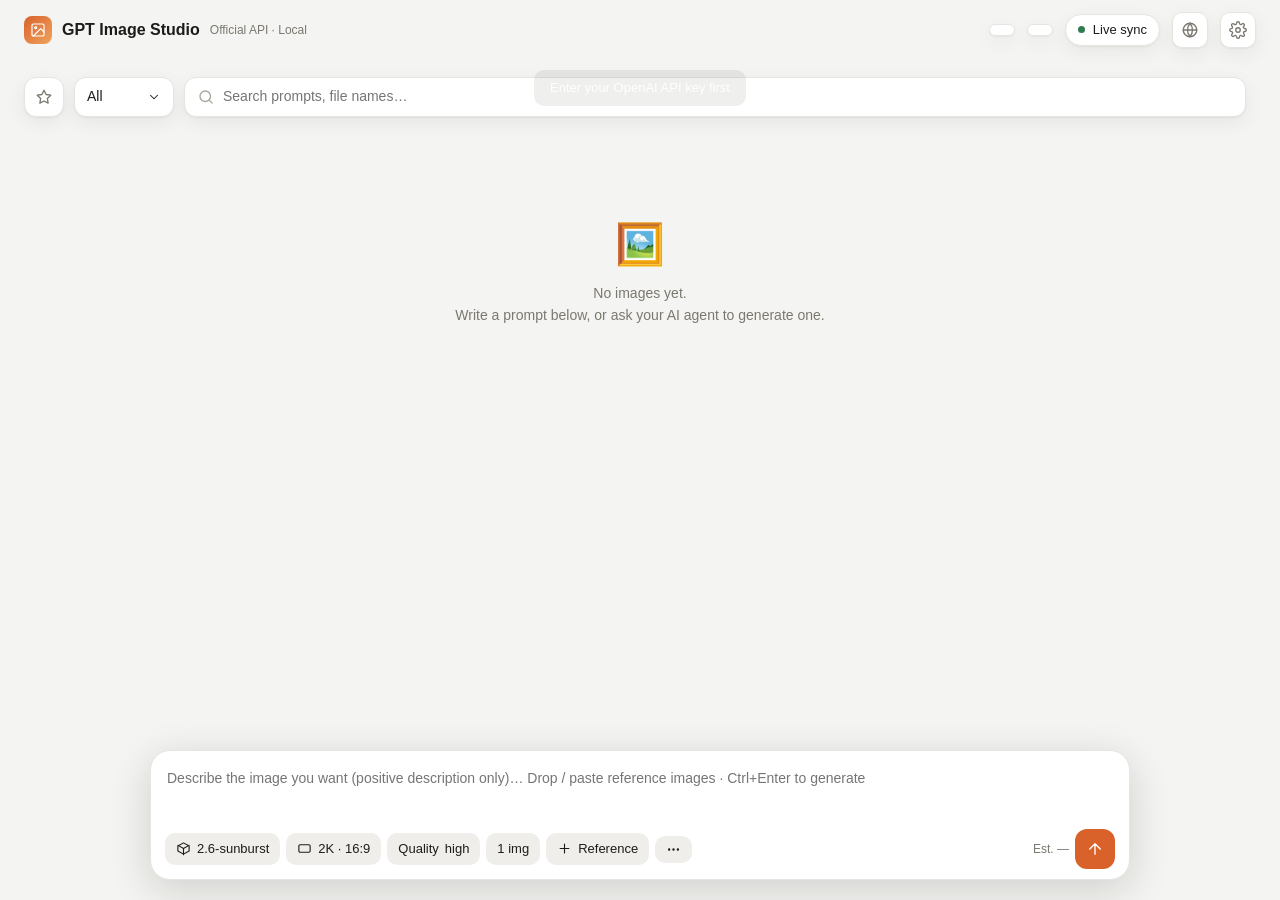
<file: index.html>
<!doctype html>
<html lang="en">
<head>
<meta charset="utf-8">
<title>GPT Image Studio</title>
<meta http-equiv="refresh" content="0; url=web/">
<link rel="canonical" href="web/">
</head>
<body><a href="web/">Open GPT Image Studio →</a></body>
</html>
</file>
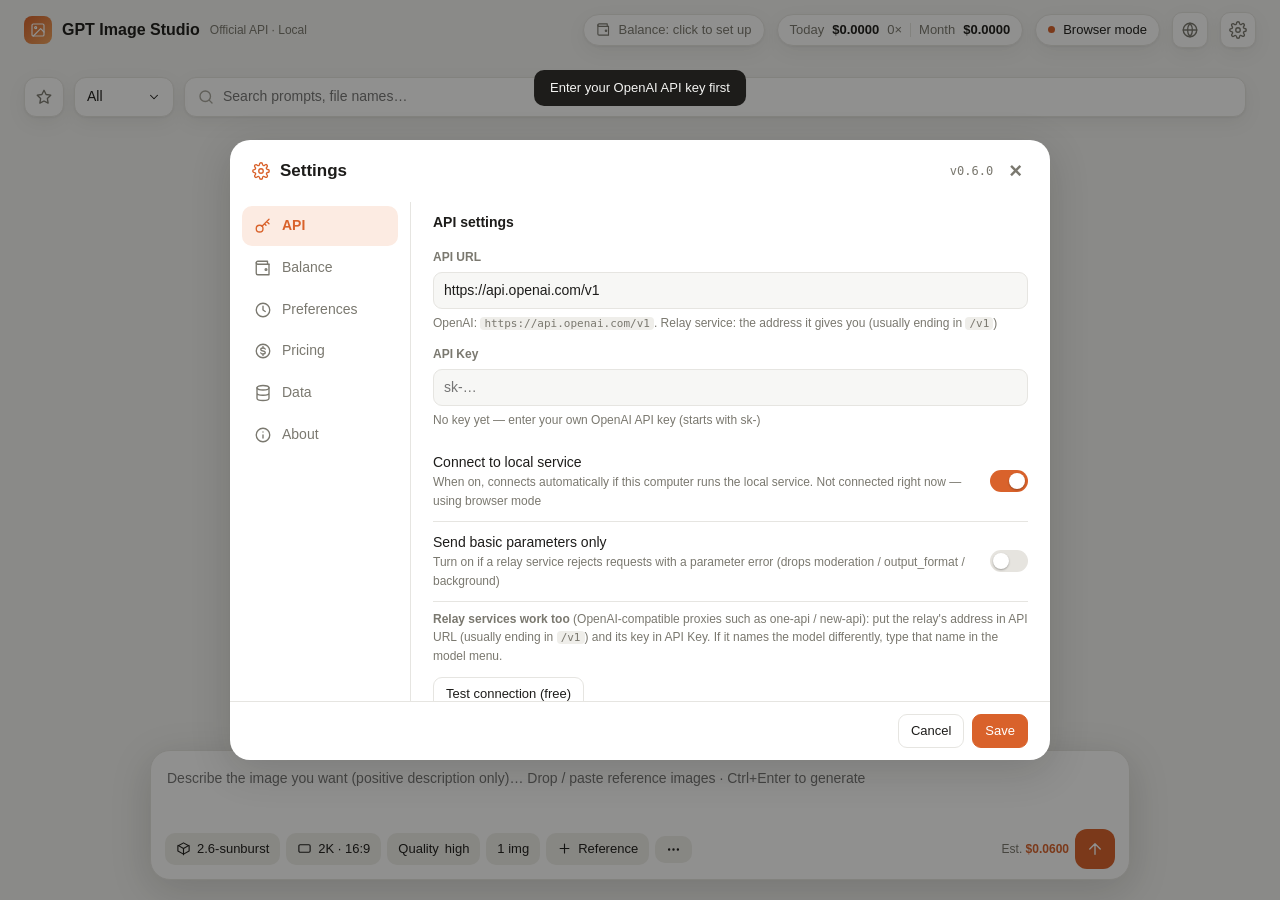
<file: web/index.html>
<!doctype html>
<html lang="en">
<head>
<meta charset="utf-8">
<meta name="viewport" content="width=device-width, initial-scale=1">
<title>GPT Image Studio</title>
<style>
:root{
  --bg:#f4f4f2; --panel:#ffffff; --panel-2:#f7f7f5; --line:#e6e5e1; --text:#1d1c1a; --muted:#7a786f; --faint:#a8a69d;
  --accent:#d9622b; --accent-2:#c4521f; --accent-soft:#fcebe2; --chip:#efeeea; --chip-h:#e6e4df;
  --ok:#2f7d50; --ok-soft:#e3f2e8; --warn:#b7791f; --warn-soft:#fbf0dc; --danger:#c0392b; --danger-soft:#fbe5e2;
  --shadow:0 1px 2px rgba(20,20,10,.05),0 6px 20px rgba(20,20,10,.06);
  --shadow-lg:0 10px 40px rgba(20,20,10,.16);
  --r:14px;
}
@media (prefers-color-scheme:dark){
  :root{--bg:#151513; --panel:#201f1d; --panel-2:#1a1918; --line:#33322e; --text:#ecebe6; --muted:#9c9a91; --faint:#6f6d66;
    --accent:#ee7d47; --accent-2:#f69564; --accent-soft:#3b281e; --chip:#2b2a27; --chip-h:#353430;
    --ok:#6cc18c; --ok-soft:#1d3125; --warn:#e3b05c; --warn-soft:#3a2f1c; --danger:#e8786b; --danger-soft:#3c211e;
    --shadow:0 1px 2px rgba(0,0,0,.35),0 6px 20px rgba(0,0,0,.3); --shadow-lg:0 10px 40px rgba(0,0,0,.5);}
}
*{box-sizing:border-box}
html,body{margin:0;background:var(--bg);color:var(--text);
  font:14px/1.55 -apple-system,"Segoe UI","Microsoft YaHei UI","PingFang SC",sans-serif;-webkit-font-smoothing:antialiased}
button,input,select,textarea{font:inherit;color:inherit}
button{cursor:pointer}
svg{flex:none}
.ic{width:18px;height:18px;stroke:currentColor;fill:none;stroke-width:1.8;stroke-linecap:round;stroke-linejoin:round}

/* 顶栏 */
.top{position:sticky;top:0;z-index:20;background:color-mix(in srgb,var(--bg) 88%,transparent);backdrop-filter:blur(10px);
  border-bottom:1px solid transparent}
.top.scrolled{border-bottom-color:var(--line)}
.top-in{max-width:1400px;margin:0 auto;padding:12px 24px;display:flex;align-items:center;gap:12px}
.brand{display:flex;align-items:center;gap:10px;font-weight:700;font-size:16px;margin-right:auto;white-space:nowrap}
.brand .logo{width:28px;height:28px;border-radius:8px;background:linear-gradient(135deg,var(--accent),#f0a35e);display:grid;place-items:center;color:#fff}
.brand small{font-weight:400;color:var(--muted);font-size:12px}
.pill{display:flex;align-items:center;gap:8px;background:var(--panel);border:1px solid var(--line);border-radius:999px;
  padding:5px 12px;font-size:13px;white-space:nowrap;box-shadow:var(--shadow)}
.pill b{font-variant-numeric:tabular-nums}
.pill .sep{width:1px;height:14px;background:var(--line)}
.pill.low{border-color:var(--warn);background:var(--warn-soft)}
.pill.click{cursor:pointer}
.pill.click:hover{border-color:var(--accent)}
.muted{color:var(--muted)}
.dot{width:7px;height:7px;border-radius:50%;background:var(--ok);display:inline-block}
.dot.off{background:var(--danger)}
.iconbtn{width:36px;height:36px;border-radius:10px;border:1px solid var(--line);background:var(--panel);display:grid;place-items:center;
  color:var(--muted);box-shadow:var(--shadow)}
.iconbtn:hover{color:var(--accent);border-color:var(--accent)}
@media (max-width:760px){.brand small,.hide-sm{display:none}.top-in{padding:10px 14px}}

/* 主区 */
.wrap{max-width:1400px;margin:0 auto;padding:8px 24px 260px}
@media (max-width:760px){.wrap{padding:8px 14px 300px}}
.toolbar{display:flex;gap:10px;align-items:center;margin:8px 0 16px}
.search{flex:1;display:flex;align-items:center;gap:8px;background:var(--panel);border:1px solid var(--line);border-radius:12px;padding:0 12px;box-shadow:var(--shadow)}
.search input{flex:1;border:0;background:transparent;outline:none;padding:9px 0}
.stats{font-size:12px;color:var(--muted);white-space:nowrap}

.jobs{display:flex;flex-direction:column;gap:10px;margin-bottom:16px}
.jobs:empty{display:none}
.job{display:flex;gap:12px;align-items:center;background:var(--accent-soft);border:1px solid var(--accent);border-radius:12px;padding:12px 14px}
.job .who{font-weight:700;color:var(--accent);white-space:nowrap}
.job .what{flex:1;min-width:0;font-size:13px}
.job .what div{white-space:nowrap;overflow:hidden;text-overflow:ellipsis;color:var(--muted)}
.job .sec{font-variant-numeric:tabular-nums;color:var(--accent);font-weight:700}
.spin{width:16px;height:16px;border:2px solid color-mix(in srgb,var(--accent) 25%,transparent);border-top-color:var(--accent);border-radius:50%;animation:spin .8s linear infinite;flex:none}
.spin.w{border-color:rgba(255,255,255,.35);border-top-color:#fff}
@keyframes spin{to{transform:rotate(360deg)}}

.gallery{display:grid;grid-template-columns:repeat(auto-fill,minmax(420px,1fr));gap:16px}
@media (max-width:520px){.gallery{grid-template-columns:1fr}}
.card{background:var(--panel);border:1px solid var(--line);border-radius:var(--r);overflow:hidden;box-shadow:var(--shadow);
  display:grid;grid-template-columns:42% 1fr;height:200px;transition:transform .15s,box-shadow .15s}
.card:hover{transform:translateY(-2px);box-shadow:var(--shadow-lg)}
.card.new{animation:pop .9s ease-out}
@keyframes pop{0%{box-shadow:0 0 0 3px var(--accent)}100%{box-shadow:var(--shadow)}}
.card .imgs{position:relative;background:var(--chip);cursor:zoom-in;overflow:hidden}
.card .imgs img{width:100%;height:100%;object-fit:cover;display:block;transition:transform .25s}
.card:hover .imgs img{transform:scale(1.03)}
.badges{position:absolute;top:8px;left:8px;display:flex;gap:4px;flex-wrap:wrap;max-width:calc(100% - 16px)}
.badge{background:rgba(0,0,0,.62);color:#fff;font:600 11px/1.6 ui-monospace,Consolas,monospace;border-radius:6px;padding:0 6px;backdrop-filter:blur(4px)}
.card .count{position:absolute;bottom:8px;right:8px}
.card .body{padding:12px 14px 10px;display:flex;flex-direction:column;gap:8px;min-width:0}
.card .p{font-size:13.5px;line-height:1.6;display:-webkit-box;-webkit-line-clamp:3;-webkit-box-orient:vertical;overflow:hidden}
.tags{display:flex;gap:5px;align-items:center;overflow:hidden;flex-wrap:nowrap}
.tag{font-size:11.5px;background:var(--chip);border-radius:6px;padding:1px 7px;color:var(--muted);white-space:nowrap;flex:none}
.tag.cost{background:var(--accent-soft);color:var(--accent);font-weight:600}
.tag.fail{background:var(--danger-soft);color:var(--danger);font-weight:600}
.acts{display:flex;gap:2px;justify-content:flex-end;margin-top:auto;align-items:center}
.acts .t{margin-right:auto;font-size:11.5px;color:var(--faint)}
.acts button{border:0;background:transparent;color:var(--faint);width:30px;height:30px;border-radius:8px;display:grid;place-items:center}
.acts button:hover{background:var(--chip);color:var(--accent)}
.acts button.del:hover{color:var(--danger);background:var(--danger-soft)}
.acts button.fav-on{color:#f5b301}
.acts button.fav-on svg{fill:#f5b301}
.card.running{border-color:var(--accent)}
.card.running .imgs{display:grid;place-items:center;cursor:default;background:var(--accent-soft)}
.card.running .sec{font:700 20px ui-monospace,Consolas,monospace;color:var(--accent);margin-top:8px}
.card.failed .imgs{display:grid;place-items:center;cursor:default;background:var(--danger-soft);color:var(--danger);font-size:28px}
.errtxt{font-size:12px;color:var(--danger);display:-webkit-box;-webkit-line-clamp:2;-webkit-box-orient:vertical;overflow:hidden}
/* 筛选 */
.fbtn{width:40px;height:40px;border-radius:12px;border:1px solid var(--line);background:var(--panel);display:grid;place-items:center;color:var(--muted);box-shadow:var(--shadow);flex:none}
.fbtn:hover{color:#f5b301}
.fbtn.on{color:#f5b301;border-color:#f5b301;background:color-mix(in srgb,#f5b301 12%,var(--panel))}
.fbtn.on svg{fill:#f5b301}
.dd{position:relative;flex:none}
.ddbtn{height:40px;display:flex;align-items:center;gap:8px;padding:0 12px;border-radius:12px;border:1px solid var(--line);background:var(--panel);box-shadow:var(--shadow);min-width:100px;justify-content:space-between}
.ddmenu{position:absolute;top:calc(100% + 6px);left:0;background:var(--panel);border:1px solid var(--line);border-radius:12px;box-shadow:var(--shadow-lg);padding:6px;min-width:130px;display:none;z-index:25}
.ddmenu.open{display:block}
.ddmenu div{padding:7px 10px;border-radius:8px;cursor:pointer;display:flex;justify-content:space-between;gap:12px}
.ddmenu div:hover{background:var(--chip)}
.ddmenu div.on{color:var(--accent);font-weight:600}
.ddmenu small{color:var(--muted);font-weight:400}
.search{height:40px}
.empty{text-align:center;color:var(--muted);padding:80px 20px}
.empty .big{font-size:40px;margin-bottom:8px}

/* 底部输入框 */
.composer{position:fixed;left:50%;bottom:20px;transform:translateX(-50%);width:min(980px,calc(100% - 32px));z-index:30;
  background:var(--panel);border:1px solid var(--line);border-radius:20px;box-shadow:var(--shadow-lg);padding:12px 14px 10px}
@media (max-width:760px){.composer{bottom:10px;width:calc(100% - 20px);padding:10px}}
.composer.drag{border-color:var(--accent);background:var(--accent-soft)}
.refs{display:flex;gap:8px;overflow-x:auto;padding-bottom:8px}
.refs:empty{display:none}
.ref{position:relative;width:56px;height:56px;border-radius:10px;overflow:hidden;border:1px solid var(--line);flex:none}
.ref img{width:100%;height:100%;object-fit:cover}
.ref button{position:absolute;top:2px;right:2px;width:18px;height:18px;border-radius:50%;border:0;background:rgba(0,0,0,.65);color:#fff;font-size:11px;line-height:18px;padding:0}
.ref.mask{outline:2px dashed var(--accent);outline-offset:-2px}
.composer textarea{width:100%;border:0;outline:none;resize:none;background:transparent;min-height:48px;max-height:40vh;padding:4px 2px;line-height:1.6}
.bar{display:flex;align-items:center;gap:6px;flex-wrap:wrap;margin-top:6px}
.ctl{position:relative}
.cbtn{display:flex;align-items:center;gap:6px;border:1px solid transparent;background:var(--chip);border-radius:10px;padding:5px 10px;font-size:13px;white-space:nowrap}
.cbtn:hover,.cbtn.open{background:var(--chip-h)}
.cbtn .ic{width:15px;height:15px}
.est{font-size:12px;color:var(--muted);margin-left:auto;white-space:nowrap}
.est b{color:var(--accent)}
.send{width:40px;height:40px;border-radius:12px;border:0;background:var(--accent);color:#fff;display:grid;place-items:center;flex:none}
.send:hover{background:var(--accent-2)}
.send:disabled{opacity:.55;cursor:wait}
.err{color:var(--danger);font-size:12px;margin-top:6px}
.err:empty{display:none}
.pop{position:absolute;bottom:calc(100% + 8px);left:0;background:var(--panel);border:1px solid var(--line);border-radius:14px;box-shadow:var(--shadow-lg);
  padding:12px;min-width:240px;display:none;z-index:40}
.pop.open{display:block}
.pop h4{margin:0 0 8px;font-size:12px;color:var(--muted);font-weight:600}
.chips{display:flex;flex-wrap:wrap;gap:6px}
.chip{border:1px solid transparent;background:var(--chip);border-radius:999px;padding:3px 11px;font-size:13px;user-select:none;cursor:pointer}
.chip:hover{background:var(--chip-h)}
.chip.on{background:var(--accent-soft);border-color:var(--accent);color:var(--accent);font-weight:600}
.pop .opt{display:flex;justify-content:space-between;gap:16px;padding:7px 10px;border-radius:8px;cursor:pointer;white-space:nowrap}
.pop .opt:hover{background:var(--chip)}
.pop .opt.on{color:var(--accent);font-weight:600}
.pop .opt small{color:var(--muted);font-weight:400}
.field{display:flex;flex-direction:column;gap:5px;margin-bottom:12px}
.field>label{font-size:12px;color:var(--muted);font-weight:600}
.inp,select.inp{width:100%;border:1px solid var(--line);border-radius:9px;padding:7px 10px;background:var(--panel-2);outline:none}
.inp:focus{border-color:var(--accent)}
select option{background:var(--panel)}
.hint{font-size:12px;color:var(--muted)}
.hint code{background:var(--chip);border-radius:4px;padding:0 4px;font-size:11px}

/* 灯箱 */
.lb{position:fixed;inset:0;background:rgba(10,10,8,.88);display:none;z-index:50;padding:20px;gap:20px}
.lb.open{display:flex}
.lb .pic{flex:1;display:flex;flex-direction:column;align-items:center;justify-content:center;gap:10px;min-width:0;min-height:0}
.lb .stage{user-select:none;-webkit-user-select:none;flex:1;width:100%;min-height:0;position:relative;overflow:hidden;display:flex;align-items:center;justify-content:center}
.lb .stage>img{max-width:100%;max-height:100%;border-radius:10px;object-fit:contain;transform-origin:center;cursor:zoom-in;user-select:none;-webkit-user-drag:none;touch-action:none}
.lb .stage canvas{position:absolute;inset:0;width:100%;height:100%;display:none;cursor:grab;touch-action:none}
.lb .stage.zoomed canvas{display:block}
.lb .stage.zoomed>img{visibility:hidden}
.lb .stage.dragging canvas{cursor:grabbing}
.lb .zoom{position:absolute;left:50%;bottom:12px;transform:translateX(-50%);background:rgba(0,0,0,.6);color:#fff;font-size:12px;padding:4px 10px;border-radius:99px;pointer-events:none;opacity:0;transition:opacity .2s}
.lb .stage.zoomed .zoom{opacity:1}
.lb .thumbs{display:flex;gap:8px}
.lb .thumbs img{width:54px;height:54px;object-fit:cover;border-radius:8px;opacity:.5;cursor:pointer;border:2px solid transparent}
.lb .thumbs img.on{opacity:1;border-color:var(--accent)}
.lb .info{width:360px;background:var(--panel);border-radius:16px;padding:18px;overflow:auto;max-height:calc(100vh - 40px);display:flex;flex-direction:column;gap:12px}
.lb .x{position:absolute;top:14px;right:18px;color:#fff;font-size:30px;background:none;border:0;line-height:1}
@media (max-width:860px){.lb.open{flex-direction:column;overflow:auto}.lb .info{width:auto;max-height:none}}
.kv{display:grid;grid-template-columns:auto 1fr;gap:4px 12px;font-size:13px}
.kv span{color:var(--muted)}
.kv b{font-weight:500;word-break:break-all}
.ptext{white-space:pre-wrap;background:var(--chip);border-radius:10px;padding:10px 12px;font-size:13px;line-height:1.65;max-height:40vh;overflow:auto}
.btns{display:flex;flex-wrap:wrap;gap:8px}
.btn{border:1px solid var(--line);background:var(--panel);border-radius:9px;padding:6px 12px;font-size:13px;display:inline-flex;align-items:center;gap:6px}
.btn:hover{border-color:var(--accent);color:var(--accent)}
.btn.pri{background:var(--accent);border-color:var(--accent);color:#fff}
.btn.pri:hover{background:var(--accent-2);color:#fff}

/* 设置 */
.modal{position:fixed;inset:0;background:rgba(10,10,8,.45);display:none;z-index:60;align-items:center;justify-content:center;padding:20px}
.modal.open{display:flex}
.dlg{background:var(--panel);border-radius:20px;box-shadow:var(--shadow-lg);width:min(820px,100%);height:min(620px,calc(100vh - 40px));display:flex;flex-direction:column;overflow:hidden}
.dlg-h{display:flex;align-items:center;gap:10px;padding:18px 22px;font-size:17px;font-weight:700}
.dlg-h .ver{margin-left:auto;font:12px monospace;color:var(--muted);font-weight:400}
.dlg-h .x{border:0;background:none;color:var(--muted);font-size:22px;line-height:1}
.dlg-b{flex:1;display:flex;min-height:0}
.nav{width:180px;padding:4px 12px;display:flex;flex-direction:column;gap:2px;flex:none}
.nav button{display:flex;align-items:center;gap:10px;border:0;background:none;padding:9px 12px;border-radius:10px;text-align:left;color:var(--muted)}
.nav button:hover{background:var(--chip)}
.nav button.on{background:var(--accent-soft);color:var(--accent);font-weight:600}
.pane{flex:1;overflow:auto;padding:4px 22px 22px;border-left:1px solid var(--line)}
.pane section{display:none}
.pane section.on{display:block}
.pane h3{font-size:14px;margin:6px 0 14px}
.grid2{display:grid;grid-template-columns:1fr 1fr;gap:0 14px}
.row{display:flex;gap:8px;align-items:center}
.switch{display:flex;align-items:center;justify-content:space-between;gap:16px;padding:10px 0;border-bottom:1px solid var(--line)}
.switch div small{display:block;color:var(--muted);font-size:12px}
.tg{width:38px;height:22px;border-radius:999px;background:var(--chip-h);position:relative;border:0;flex:none;transition:background .15s}
.tg::after{content:"";position:absolute;top:3px;left:3px;width:16px;height:16px;border-radius:50%;background:#fff;transition:left .15s;box-shadow:0 1px 2px rgba(0,0,0,.3)}
.tg.on{background:var(--accent)}
.tg.on::after{left:19px}
.msg{font-size:12px;padding:8px 10px;border-radius:9px;margin-top:8px}
.msg.ok{background:var(--ok-soft);color:var(--ok)}
.msg.bad{background:var(--danger-soft);color:var(--danger)}
.msg:empty{display:none}
.balbox{background:var(--panel-2);border:1px solid var(--line);border-radius:14px;padding:14px 16px;margin-bottom:16px;display:grid;grid-template-columns:repeat(3,1fr);gap:8px}
.balbox small{display:block;font-size:12px;color:var(--muted)}
.balbox b{font-size:18px;font-variant-numeric:tabular-nums}
.dlg-f{display:flex;justify-content:flex-end;gap:8px;padding:12px 22px;border-top:1px solid var(--line)}
@media (max-width:700px){.dlg{height:calc(100vh - 20px)}.dlg-b{flex-direction:column}.nav{width:auto;flex-direction:row;overflow-x:auto;padding:0 12px 8px}
  .nav button{white-space:nowrap}.pane{border-left:0;border-top:1px solid var(--line);padding-top:14px}.grid2{grid-template-columns:1fr}.balbox{grid-template-columns:1fr 1fr}}
body.mode-browser .local-only{display:none!important}
body.mode-local .browser-only{display:none!important}
.toast{position:fixed;top:70px;left:50%;transform:translateX(-50%);background:var(--text);color:var(--bg);padding:8px 16px;border-radius:10px;font-size:13px;z-index:80;opacity:0;transition:opacity .2s;pointer-events:none}
.toast.on{opacity:1}
</style>
<link rel="stylesheet" href="reference-picker.css">
</head>
<body>

<svg width="0" height="0" style="position:absolute">
  <symbol id="i-gear" viewBox="0 0 24 24"><circle cx="12" cy="12" r="3"/><path d="M19.4 15a1.7 1.7 0 0 0 .3 1.8l.1.1a2 2 0 1 1-2.8 2.8l-.1-.1a1.7 1.7 0 0 0-1.8-.3 1.7 1.7 0 0 0-1 1.5V21a2 2 0 1 1-4 0v-.1a1.7 1.7 0 0 0-1.1-1.5 1.7 1.7 0 0 0-1.8.3l-.1.1a2 2 0 1 1-2.8-2.8l.1-.1a1.7 1.7 0 0 0 .3-1.8 1.7 1.7 0 0 0-1.5-1H3a2 2 0 1 1 0-4h.1a1.7 1.7 0 0 0 1.5-1.1 1.7 1.7 0 0 0-.3-1.8l-.1-.1a2 2 0 1 1 2.8-2.8l.1.1a1.7 1.7 0 0 0 1.8.3H9a1.7 1.7 0 0 0 1-1.5V3a2 2 0 1 1 4 0v.1a1.7 1.7 0 0 0 1 1.5 1.7 1.7 0 0 0 1.8-.3l.1-.1a2 2 0 1 1 2.8 2.8l-.1.1a1.7 1.7 0 0 0-.3 1.8V9a1.7 1.7 0 0 0 1.5 1H21a2 2 0 1 1 0 4h-.1a1.7 1.7 0 0 0-1.5 1z"/></symbol>
  <symbol id="i-folder" viewBox="0 0 24 24"><path d="M3 7a2 2 0 0 1 2-2h4l2 2h8a2 2 0 0 1 2 2v8a2 2 0 0 1-2 2H5a2 2 0 0 1-2-2z"/></symbol>
  <symbol id="i-send" viewBox="0 0 24 24"><path d="M12 19V5M5 12l7-7 7 7"/></symbol>
  <symbol id="i-img" viewBox="0 0 24 24"><rect x="3" y="3" width="18" height="18" rx="2"/><circle cx="8.5" cy="8.5" r="1.5"/><path d="m21 15-5-5L5 21"/></symbol>
  <symbol id="i-size" viewBox="0 0 24 24"><rect x="3" y="6" width="18" height="12" rx="2"/></symbol>
  <symbol id="i-spark" viewBox="0 0 24 24"><path d="M12 3v4M12 17v4M3 12h4M17 12h4M6 6l2.5 2.5M15.5 15.5 18 18M6 18l2.5-2.5M15.5 8.5 18 6"/></symbol>
  <symbol id="i-cube" viewBox="0 0 24 24"><path d="M21 16V8l-9-5-9 5v8l9 5 9-5z"/><path d="m3.3 7 8.7 5 8.7-5M12 22V12"/></symbol>
  <symbol id="i-more" viewBox="0 0 24 24"><circle cx="5" cy="12" r="1"/><circle cx="12" cy="12" r="1"/><circle cx="19" cy="12" r="1"/></symbol>
  <symbol id="i-copy" viewBox="0 0 24 24"><rect x="9" y="9" width="12" height="12" rx="2"/><path d="M5 15V5a2 2 0 0 1 2-2h10"/></symbol>
  <symbol id="i-redo" viewBox="0 0 24 24"><path d="M3 12a9 9 0 1 0 3-6.7L3 8"/><path d="M3 3v5h5"/></symbol>
  <symbol id="i-plus" viewBox="0 0 24 24"><path d="M12 5v14M5 12h14"/></symbol>
  <symbol id="i-search" viewBox="0 0 24 24"><circle cx="11" cy="11" r="7"/><path d="m20 20-3.5-3.5"/></symbol>
  <symbol id="i-key" viewBox="0 0 24 24"><circle cx="7.5" cy="15.5" r="4.5"/><path d="m10.7 12.3 9.3-9.3M17 6l3 3M14 9l2 2"/></symbol>
  <symbol id="i-wallet" viewBox="0 0 24 24"><path d="M20 7H5a2 2 0 0 1 0-4h13v4"/><path d="M3 5v14a2 2 0 0 0 2 2h15V7"/><circle cx="16" cy="14" r="1.2"/></symbol>
  <symbol id="i-clock" viewBox="0 0 24 24"><circle cx="12" cy="12" r="9"/><path d="M12 7v5l3 2"/></symbol>
  <symbol id="i-coin" viewBox="0 0 24 24"><circle cx="12" cy="12" r="9"/><path d="M15 9.5a3 2 0 0 0-3-1.5c-1.7 0-3 .9-3 2s1.3 1.8 3 2 3 .9 3 2-1.3 2-3 2a3 2 0 0 1-3-1.5M12 6v2M12 16v2"/></symbol>
  <symbol id="i-db" viewBox="0 0 24 24"><ellipse cx="12" cy="5" rx="8" ry="3"/><path d="M4 5v14c0 1.7 3.6 3 8 3s8-1.3 8-3V5M4 12c0 1.7 3.6 3 8 3s8-1.3 8-3"/></symbol>
  <symbol id="i-star" viewBox="0 0 24 24"><path d="m12 3 2.8 5.7 6.2.9-4.5 4.4 1 6.2L12 17.3 6.5 20.2l1-6.2L3 9.6l6.2-.9z"/></symbol>
  <symbol id="i-trash" viewBox="0 0 24 24"><path d="M4 7h16M10 11v6M14 11v6M5 7l1 12a2 2 0 0 0 2 2h8a2 2 0 0 0 2-2l1-12M9 7V4h6v3"/></symbol>
  <symbol id="i-edit" viewBox="0 0 24 24"><path d="M12 20h9"/><path d="M16.5 3.5a2.1 2.1 0 0 1 3 3L7 19l-4 1 1-4z"/></symbol>
  <symbol id="i-down" viewBox="0 0 24 24"><path d="m6 9 6 6 6-6"/></symbol>
  <symbol id="i-globe" viewBox="0 0 24 24"><circle cx="12" cy="12" r="9"/><path d="M3 12h18M12 3a14 14 0 0 1 0 18M12 3a14 14 0 0 0 0 18"/></symbol>
  <symbol id="i-info"viewBox="0 0 24 24"><circle cx="12" cy="12" r="9"/><path d="M12 16v-4M12 8h.01"/></symbol>
</svg>

<header class="top" id="top">
  <div class="top-in">
    <div class="brand"><div class="logo"><svg class="ic" style="width:16px;height:16px"><use href="#i-img"/></svg></div>
      <span data-i18n="brand"></span> <small data-i18n="brand.sub"></small></div>
    <div class="pill click" id="balPill" data-i18n-title="title.balance"></div>
    <div class="pill hide-sm" id="spendPill" data-i18n-title="title.spend"></div>
    <div class="pill hide-sm" id="syncPill"><span class="dot"></span><span data-i18n="sync.live"></span></div>
    <div class="dd"><button class="iconbtn" id="langBtn" data-i18n-title="title.lang"><svg class="ic"><use href="#i-globe"/></svg></button>
      <div class="ddmenu" id="langMenu" style="left:auto;right:0"></div></div>
    <button class="iconbtn local-only" id="openFolder" data-i18n-title="title.folder"><svg class="ic"><use href="#i-folder"/></svg></button>
    <button class="iconbtn" id="openSettings" data-i18n-title="title.settings"><svg class="ic"><use href="#i-gear"/></svg></button>
  </div>
</header>

<main class="wrap">
  <div id="libSetupHome">
    <section id="libSetup" class="lib-setup" hidden aria-labelledby="libSetupTitle">
      <div><strong id="libSetupTitle" data-i18n="setup.title"></strong>
        <p id="libSetupText"></p>
        <a id="libSetupTerms" href="https://github.com/paipiange/ai-pose-gallery-zh/blob/0596708b11fe7ce874ac519e4f2538c92918b07f/LICENSE" target="_blank" rel="noopener noreferrer" data-i18n="setup.terms"></a>
      </div>
      <div class="lib-setup-actions">
        <button type="button" class="btn pri" id="libSetupStart"></button>
        <button type="button" class="btn" id="libSetupSkip"></button>
      </div>
    </section>
  </div>
  <div class="toolbar">
    <button class="fbtn" id="favF" data-i18n-title="title.favOnly"><svg class="ic"><use href="#i-star"/></svg></button>
    <div class="dd"><button class="ddbtn" id="stBtn"><span id="stLbl"></span><svg class="ic" style="width:14px;height:14px"><use href="#i-down"/></svg></button>
      <div class="ddmenu" id="stMenu"></div></div>
    <form class="search" role="search" autocomplete="off"><svg class="ic" style="color:var(--faint)"><use href="#i-search"/></svg>
      <input id="q" type="search" name="gallery-search" autocomplete="off" data-1p-ignore data-lpignore="true" data-i18n-ph="ph.search"></form>
    <div class="stats" id="stats"></div>
  </div>
  <div class="gallery" id="gallery"></div>
  <div class="empty" id="empty" style="display:none"></div>
</main>

<!-- 底部输入框 -->
<div class="composer" id="composer">
  <div class="refs" id="refs"></div>
  <textarea id="prompt" rows="2" data-i18n-ph="ph.prompt"></textarea>
  <div class="bar">
    <div class="ctl"><button class="cbtn" data-pop="popModel"><svg class="ic"><use href="#i-cube"/></svg><span id="lblModel"></span></button>
      <div class="pop" id="popModel"></div></div>
    <div class="ctl"><button class="cbtn" data-pop="popSize"><svg class="ic"><use href="#i-size"/></svg><span id="lblSize"></span></button>
      <div class="pop" id="popSize" style="width:300px">
        <h4 data-i18n="size.tier"></h4><div class="chips" id="tiers"></div>
        <h4 style="margin-top:12px" data-i18n="size.ratio"></h4><div class="chips" id="ratios"></div>
        <h4 style="margin-top:12px" data-i18n="size.custom"></h4><input class="inp" id="customSize" data-i18n-ph="ph.custom">
        <div class="hint" id="sizeHint" style="margin-top:8px"></div>
      </div></div>
    <div class="ctl"><button class="cbtn" data-pop="popQ"><span data-i18n="lb.quality"></span><span id="lblQ"></span></button>
      <div class="pop" id="popQ"></div></div>
    <div class="ctl"><button class="cbtn" data-pop="popN"><span id="lblN"></span></button>
      <div class="pop" id="popN" style="min-width:150px"></div></div>
    <button class="cbtn" id="addRef" data-i18n-title="title.addRef"><svg class="ic"><use href="#i-plus"/></svg><span data-i18n="btn.ref"></span></button>
    <button class="cbtn local-only" id="openReferencePicker" aria-haspopup="dialog" aria-controls="referencePicker"><svg class="ic"><use href="#i-folder"/></svg><span data-i18n="lib.title"></span></button>
    <div class="ctl"><button class="cbtn" data-pop="popMore" data-i18n-title="title.more"><svg class="ic"><use href="#i-more"/></svg></button>
      <div class="pop" id="popMore" style="width:280px">
        <div class="field"><label data-i18n="f.name"></label><input class="inp" id="name" data-i18n-ph="ph.name"></div>
        <div class="grid2">
          <div class="field"><label data-i18n="f.format"></label><select class="inp" id="format"><option>png</option><option>jpeg</option><option>webp</option></select></div>
          <div class="field"><label data-i18n="f.moderation"></label><select class="inp" id="moderation"><option value="auto">auto</option><option value="low">low</option></select></div>
        </div>
        <div class="field"><label data-i18n="f.background"></label><select class="inp" id="background"><option value="auto">auto</option>
          <option value="opaque" data-i18n="bg.opaque"></option><option value="transparent" data-i18n="bg.transparent"></option></select></div>
        <div class="field" style="margin:0"><label data-i18n="f.mask"></label><input type="file" id="maskFile" accept="image/png" class="hint"></div>
      </div></div>
    <span class="est" id="est"></span>
    <button class="send" id="go" data-i18n-title="title.go"><svg class="ic"><use href="#i-send"/></svg></button>
  </div>
  <div class="err" id="err"></div>
  <input type="file" id="file" accept="image/png,image/jpeg,image/webp" multiple hidden>
</div>

<!-- 大图 -->
<div class="lb" id="lb">
  <button class="x" id="lbX">×</button>
  <div class="pic"><div class="stage" id="lbStage"><img id="lbImg" alt="" draggable="false"><canvas id="lbCanvas"></canvas><span class="zoom" id="lbZoom"></span></div><div class="thumbs" id="lbThumbs"></div></div>
  <div class="info" id="lbInfo"></div>
</div>

<!-- 设置 -->
<div class="modal" id="settings" inert>
  <div class="dlg">
    <div class="dlg-h"><svg class="ic" style="color:var(--accent)"><use href="#i-gear"/></svg><span data-i18n="set.title"></span><span class="ver" id="ver"></span><button class="x" id="setX">×</button></div>
    <div class="dlg-b">
      <nav class="nav" id="nav">
        <button data-s="api" class="on"><svg class="ic"><use href="#i-key"/></svg><span data-i18n="nav.api"></span></button>
        <button data-s="bal"><svg class="ic"><use href="#i-wallet"/></svg><span data-i18n="nav.bal"></span></button>
        <button data-s="habit"><svg class="ic"><use href="#i-clock"/></svg><span data-i18n="nav.habit"></span></button>
        <button data-s="price"><svg class="ic"><use href="#i-coin"/></svg><span data-i18n="nav.price"></span></button>
        <button data-s="data"><svg class="ic"><use href="#i-db"/></svg><span data-i18n="nav.data"></span></button>
        <button data-s="about"><svg class="ic"><use href="#i-info"/></svg><span data-i18n="nav.about"></span></button>
      </nav>
      <div class="pane">
        <section data-s="api" class="on">
          <h3 data-i18n="api.title"></h3>
          <div class="field"><label>API URL</label><input class="inp" id="s_api_url" placeholder="https://api.openai.com/v1">
            <span class="hint" data-i18n-html="api.url.hint"></span></div>
          <div class="field"><label>API Key</label><input class="inp" id="s_api_key" type="password" autocomplete="off">
            <span class="hint" id="keyHint"></span></div>
          <div class="switch" id="connRow"><div><span data-i18n="conn.title"></span><small id="connHint"></small></div><button class="tg" id="connTg"></button></div>
          <div class="field local-only"><label data-i18n="proxy.label"></label><input class="inp" id="s_proxy" data-i18n-ph="ph.proxy">
            <span class="hint" data-i18n="proxy.hint"></span></div>
          <div class="switch"><div><span data-i18n="compat.title"></span><small data-i18n="compat.hint"></small></div><button class="tg" id="s_minimal_params"></button></div>
          <div class="hint" style="margin:8px 0 12px" data-i18n-html="relay.note"></div>
          <div class="row"><button class="btn" id="testBtn" data-i18n="btn.test"></button></div>
          <div class="msg" id="testMsg"></div>
        </section>

        <section data-s="bal">
          <h3 data-i18n="bal.title"></h3>
          <div class="balbox" id="balBox"></div>
          <div class="field"><label data-i18n="balsrc.label"></label><select class="inp" id="s_balance_source">
            <option value="auto" data-i18n="balsrc.auto"></option><option value="relay" data-i18n="balsrc.relay"></option><option value="manual" data-i18n="balsrc.manual"></option></select>
            <span class="hint" data-i18n="balsrc.hint"></span></div>
          <div class="field"><label data-i18n="bal.calLabel"></label>
            <div class="row"><input class="inp" id="s_balance" type="number" step="0.01" data-i18n-ph="ph.bal">
              <button class="btn" id="calBtn" data-i18n="btn.cal"></button></div>
            <span class="hint" data-i18n="bal.calHint"></span></div>
          <div class="hint local-only" style="margin:0 0 14px;padding:10px 12px;border:1px dashed var(--line);border-radius:10px" data-i18n-html="bal.extNote"></div>
          <div class="field"><label data-i18n="bal.topupLabel"></label>
            <div class="row"><input class="inp" id="s_topup" type="number" step="0.01" min="0" placeholder="5">
              <button class="btn" id="topupBtn" data-i18n="btn.topup"></button></div>
            <span class="hint" data-i18n="bal.topupHint"></span></div>
          <div class="field"><label data-i18n="admin.label"></label><input class="inp" id="s_admin_key" type="password" autocomplete="off">
            <span class="hint" data-i18n="admin.hint"></span></div>
          <div class="field"><label data-i18n="lowwarn.label"></label><input class="inp" id="s_low_balance_warn" type="number" step="1"></div>
        </section>

        <section data-s="habit">
          <h3 data-i18n="habit.title"></h3>
          <div class="grid2">
            <div class="field"><label data-i18n="habit.model"></label><input class="inp" id="s_model" list="modelList">
              <datalist id="modelList"></datalist></div>
            <div class="field"><label data-i18n="habit.size"></label><input class="inp" id="s_size" data-i18n-ph="ph.size"></div>
            <div class="field"><label data-i18n="habit.quality"></label><select class="inp" id="s_quality">
              <option>low</option><option>medium</option><option>high</option><option>xhigh</option><option>max</option><option>auto</option></select></div>
            <div class="field"><label data-i18n="habit.format"></label><select class="inp" id="s_format"><option>png</option><option>jpeg</option><option>webp</option></select></div>
            <div class="field"><label data-i18n="habit.moderation"></label><select class="inp" id="s_moderation"><option value="auto">auto</option><option value="low">low</option></select></div>
            <div class="field"><label data-i18n="habit.timeout"></label><input class="inp" id="s_timeout" type="number"></div>
          </div>
          <div class="field"><label data-i18n="habit.confirmOver"></label><input class="inp" id="s_confirm_over_usd" type="number" step="0.05">
            <span class="hint" data-i18n="habit.confirmOver.hint"></span></div>
          <div class="field local-only"><label data-i18n="habit.agentName"></label><input class="inp" id="s_agent_name" data-i18n-ph="agent.default">
            <span class="hint" data-i18n="habit.agentName.hint"></span></div>
          <div class="switch"><div><span data-i18n="habit.clearAfter"></span><small data-i18n="habit.clearAfter.hint"></small></div><button class="tg" id="s_clear_after_submit"></button></div>
          <div class="hint" style="margin-top:10px" data-i18n="habit.note"></div>
        </section>

        <section data-s="price">
          <h3 data-i18n="price.title"></h3>
          <div class="grid2">
            <div class="field"><label data-i18n="price.textIn"></label><input class="inp" id="r_text_in" type="number" step="0.1"></div>
            <div class="field"><label data-i18n="price.imageIn"></label><input class="inp" id="r_image_in" type="number" step="0.1"></div>
            <div class="field"><label data-i18n="price.imageOut"></label><input class="inp" id="r_image_out" type="number" step="0.1"></div>
            <div class="field"><label data-i18n="price.perImage"></label><input class="inp" id="r_per_image" type="number" step="0.001" placeholder="0">
              <span class="hint" data-i18n="price.perImage.hint"></span></div>
            <div class="field"><label data-i18n="price.fxCode"></label><select class="inp" id="s_fx_code">
              <option value="" data-i18n="price.fxNone"></option><option>CNY</option><option>JPY</option><option>KRW</option><option>RUB</option>
              <option>EUR</option><option>GBP</option><option>TWD</option><option>HKD</option></select></div>
            <div class="field"><label data-i18n="price.fxRate"></label><input class="inp" id="s_fx_rate" type="number" step="0.01"></div>
          </div>
          <div class="hint" data-i18n="price.hint"></div>
        </section>

        <section data-s="data">
          <h3 data-i18n="data.title"></h3>
          <div class="field local-only"><label data-i18n="data.outDir"></label><input class="inp" id="s_out_dir">
            <span class="hint" data-i18n="data.outDir.hint"></span></div>
          <div class="balbox" id="dataBox" style="grid-template-columns:repeat(3,1fr)"></div>
          <div class="hint browser-only" style="margin-bottom:12px" data-i18n="data.browserNote"></div>
          <div class="btns local-only"><button class="btn" id="openFolder2"><svg class="ic"><use href="#i-folder"/></svg><span data-i18n="btn.openFolder"></span></button></div>
          <div class="hint" style="margin-top:12px" data-i18n-html="data.note"></div>
        </section>

        <section data-s="about">
          <h3 data-i18n="about.title"></h3>
          <div class="kv" id="aboutKv"></div>
          <div class="btns local-only" style="margin-top:14px"><button class="btn" id="shutBtn" data-i18n="btn.shutdown"></button></div>
          <div class="hint local-only" style="margin-top:6px" data-i18n="shutdown.hint"></div>
          <div class="hint" style="margin-top:14px" data-i18n="about.note"></div>
        </section>
      </div>
    </div>
    <div class="dlg-f"><span class="msg" id="saveMsg" style="margin:0 auto 0 0"></span>
      <button class="btn" id="setCancel" data-i18n="btn.cancel"></button><button class="btn pri" id="setSave" data-i18n="btn.save"></button></div>
  </div>
</div>

<dialog id="referencePicker" aria-labelledby="libTitle">
  <div><header class="lib-head">
    <h2 id="libTitle" data-i18n="lib.title"></h2>
    <button type="button" id="libDone" class="btn" data-i18n="lib.done"></button>
  </header><div id="libSetupPicker"></div></div>
  <div class="lib-tabs">
    <button type="button" class="btn" data-kind="outfits" aria-pressed="true" data-i18n="lib.outfits"></button>
    <button type="button" class="btn" data-kind="poses" aria-pressed="false" data-i18n="lib.poses"></button>
  </div>
  <div class="lib-filters">
    <form id="libSearchForm" role="search" autocomplete="off">
      <input class="inp" id="libSearch" type="search" name="reference-library-query" autocomplete="off" data-i18n-ph="lib.search" data-i18n-title="lib.search">
    </form>
    <select class="inp" id="libCategory" data-i18n-title="lib.categories"></select>
    <select class="inp" id="libSection" data-i18n-title="lib.sections"></select>
  </div>
  <div class="lib-content">
    <section class="lib-browse">
      <div id="libGrid"></div>
      <p id="libState" role="status"></p>
      <nav class="lib-pages">
        <button type="button" id="libPrev" class="btn" data-i18n="lib.prev"></button>
        <span id="libCount" aria-live="polite"></span>
        <button type="button" id="libNext" class="btn" data-i18n="lib.next"></button>
      </nav>
    </section>
    <section class="lib-detail" id="libDetail" hidden>
      <img id="libPreview" alt="">
      <div class="lib-info"><strong id="libName"></strong><small id="libPath"></small></div>
      <div class="lib-angles" id="libAngles"></div>
      <button type="button" id="libAdd" class="btn pri"></button>
    </section>
  </div>
  <footer class="lib-foot"><span id="libMessage" role="status"></span><span id="libRefCount"></span></footer>
</dialog>
<div class="toast" id="toast"></div>

<script src="i18n.js"></script>
<script src="backend.js"></script>
<script>
const $=s=>document.querySelector(s), $$=s=>[...document.querySelectorAll(s)];
const TIERS=["1K","2K","4K"], RATIOS=["16:9","9:16","1:1","4:3","3:4","3:2","2:3","21:9"];
const QUALS=["low","medium","high","xhigh","max","auto"];
const MODELS=[
  ["gpt-image-2.6-sunburst","model.sunburst"],
  ["gpt-image-2.6-flare","model.flare"],
  ["gpt-image-2.5-sunburst","model.sunburst"],
  ["gpt-image-2.5-flare","model.flare"],
  ["gpt-image-2","model.alias"],
  ["gpt-image-2-2026-04-21","model.snapshot"],
];
for(const [model] of MODELS) $("#modelList").append(new Option(model,model));
const st={tier:"2K",ratio:"16:9",quality:"high",model:"gpt-image-2.6-sunburst",n:1,refs:[],mask:null,busy:false};
let S={}, HIST=[], CUR_SIZE="", BAL=null;

const esc=s=>String(s??"").replace(/[&<>"]/g,c=>({"&":"&amp;","<":"&lt;",">":"&gt;",'"':"&quot;"}[c]));
const usd=v=>v==null?"—":`$${v.toFixed(Math.abs(v)<0.1?4:Math.abs(v)<10?3:2)}`;
/* 第二货币：设置里的 fx_code / fx_rate；老配置只有 usd_to_cny 的当人民币；都没有就按界面语言给默认 */
function fxCfg(){
  if(S.fx_code!==undefined&&S.fx_code!==null)return[S.fx_code||"",+S.fx_rate||0];
  if(S.usd_to_cny)return["CNY",+S.usd_to_cny];
  return FX_DEFAULT[LANG]||["",0];
}
const fx=v=>{const[c,r]=fxCfg();if(v==null||!c||!r)return"";const d=r>=100?0:2;
  return(FX_SYMBOL[c]||c+" ")+(v*r).toLocaleString(undefined,{minimumFractionDigits:d,maximumFractionDigits:d})};
const money=v=>{const f=fx(v);return f?`${usd(v)} (${f})`:usd(v)};

/* 两种模式：
 *  local   —— 连着本机服务（server.py）：和对话同步、图存文件夹、key 在本机文件
 *  browser —— 没有本机服务（比如在 GitHub Pages 上、别的电脑上打开）：backend.js 在浏览器里直接调 OpenAI
 */
const LOCAL="http://127.0.0.1:8765";
let MODE="local", BASE="";
// served by a local service (any port, e.g. a second instance via GPT_IMAGE_PORT)?
const isLocalHost=()=>location.protocol==="http:"&&/^(127\.0\.0\.1|localhost|gpt-image\.localhost)$/.test(location.hostname);
let SERVED_LOCAL=false;
const onLocalServer=()=>SERVED_LOCAL;
async function detectMode(){
  if(isLocalHost()){
    try{const r=await fetch("/api/status",{signal:AbortSignal.timeout(1500)});
      if(r.ok&&(r.headers.get("content-type")||"").includes("json")){SERVED_LOCAL=true;MODE="local";BASE="";return}}catch(e){}
  }
  if(load("conn","auto")!=="browser"){
    try{const r=await fetch(LOCAL+"/api/status",{signal:AbortSignal.timeout(1500)});if(r.ok){MODE="local";BASE=LOCAL;return}}catch(e){}
  }
  MODE="browser";BASE="";
}
const api=(p,b)=>MODE==="browser"?BB.handle(p,b):fetch(BASE+p,b?{method:"POST",body:JSON.stringify(b)}:undefined).then(r=>r.json());
function store(k,v){try{localStorage.setItem("gi2_"+k,JSON.stringify(v))}catch(e){}}
function load(k,d){try{const v=localStorage.getItem("gi2_"+k);return v==null?d:JSON.parse(v)}catch(e){return d}}
function toast(m){const e=$("#toast");e.textContent=m;e.classList.add("on");clearTimeout(e._t);e._t=setTimeout(()=>e.classList.remove("on"),1800)}
const fileUrl=p=>MODE==="browser"?p:BASE+"/img/"+encodeURIComponent(p.split(/[\\/]/).pop());
const fileName=(m,p,j=0)=>MODE==="browser"?`${m.id}${m.files.length>1?"_"+(j+1):""}.${m.params.output_format||"png"}`:p.split(/[\\/]/).pop();
async function downloadImg(url,name){
  // 跨域地址加 download 属性没用，先取成 blob 再下载
  const b=await fetch(url).then(r=>r.blob());const u=URL.createObjectURL(b);
  const a=document.createElement("a");a.href=u;a.download=name;document.body.appendChild(a);a.click();a.remove();
  setTimeout(()=>URL.revokeObjectURL(u),5000);
}

function applyMode(){
  document.body.classList.toggle("mode-browser",MODE==="browser");
  document.body.classList.toggle("mode-local",MODE==="local");
  // 页面本身就是本机服务提供的，就没有「要不要连本机」可选
  $("#connRow").style.display=onLocalServer()?"none":"flex";
  $("#connTg").classList.toggle("on",load("conn","auto")!=="browser");
  $("#connHint").textContent=t(MODE==="local"?"conn.hint.local":"conn.hint.browser");
}
$("#connTg").onclick=()=>{const on=!$("#connTg").classList.contains("on");store("conn",on?"auto":"browser");location.reload()};

/* ---------- 语言 ---------- */
function drawLangMenu(){$("#langMenu").innerHTML=LANGS.map(([c,n])=>`<div data-l="${c}" class="${LANG===c?"on":""}">${n}</div>`).join("")}
$("#langBtn").onclick=e=>{e.stopPropagation();drawLangMenu();$("#langMenu").classList.toggle("open")};
$("#langMenu").onclick=e=>{const d=e.target.closest("[data-l]");if(!d)return;setLang(d.dataset.l);$("#langMenu").classList.remove("open");rerender()};
function rerender(){applyI18n();applyMode();renderComposer();drawRefs();drawGallery();poll(true);if($("#settings").classList.contains("open"))fillSettings();document.dispatchEvent(new Event("studio-language"))}

/* ---------- 底部参数 ---------- */
function sizeText(){const c=$("#customSize").value.trim();return c||`${st.tier} ${st.ratio}`}
function renderComposer(){
  $("#lblModel").textContent=st.model.replace("gpt-image-","");
  $("#lblQ").textContent=st.quality;
  $("#lblN").textContent=t("n.imgs",{n:st.n});
  $("#lblSize").textContent=$("#customSize").value.trim()||`${st.tier} · ${st.ratio}`;
  const known=MODELS.some(([v])=>v===st.model);
  $("#popModel").innerHTML=MODELS.map(([v,k])=>`<div class="opt ${st.model===v?"on":""}" data-v="${v}">${v}<small>${t(k)}</small></div>`).join("")
    +`<div style="padding:8px 4px 2px"><input class="inp" id="customModel" placeholder="${esc(t("model.customPh"))}" value="${known?"":esc(st.model)}"></div>`;
  $("#popQ").innerHTML=QUALS.map(v=>`<div class="opt ${st.quality===v?"on":""}" data-v="${v}">${v}<small>${t("q."+v)}</small></div>`).join("");
  $("#popN").innerHTML=[1,2,3,4].map(v=>`<div class="opt ${st.n===v?"on":""}" data-v="${v}">${t("n.imgs",{n:v})}</div>`).join("");
  $("#tiers").innerHTML=TIERS.map(v=>`<span class="chip ${st.tier===v?"on":""}" data-v="${v}">${v}</span>`).join("");
  $("#ratios").innerHTML=RATIOS.map(v=>`<span class="chip ${st.ratio===v?"on":""}" data-v="${v}">${v}</span>`).join("");
  checkSize();
}
let sizeT;
function checkSize(){clearTimeout(sizeT);sizeT=setTimeout(async()=>{
  const r=await api("/api/size",{size:sizeText()});
  CUR_SIZE=r.error?"":r.size;
  $("#sizeHint").innerHTML=r.error?`<span style="color:var(--danger)">${esc(r.error)}</span>`:t("size.actual",{s:r.size.replace("x"," × ")});
  $("#est").innerHTML=estText();
},120)}
function saveComposer(){store("c",{tier:st.tier,ratio:st.ratio,quality:st.quality,model:st.model,n:st.n,custom:$("#customSize").value,
  name:$("#name").value,format:$("#format").value,moderation:$("#moderation").value,background:$("#background").value})}
function restoreComposer(){
  const c=load("c",null);
  st.tier=c?.tier||st.tier; st.ratio=c?.ratio||st.ratio;
  st.quality=c?.quality||S.quality||"high"; st.model=c?.model||S.model||st.model; st.n=c?.n||1;
  if(!c&&S.size){const m=String(S.size).match(/^(1K|2K|4K)\s+(\d+:\d+)$/i);if(m){st.tier=m[1].toUpperCase();st.ratio=m[2]}else $("#customSize").value=S.size}
  if(c){$("#customSize").value=c.custom||"";$("#name").value=c.name||"";$("#format").value=c.format||S.format||"png";
    $("#moderation").value=c.moderation||S.moderation||"auto";$("#background").value=c.background||"auto"}
  else{$("#format").value=S.format||"png";$("#moderation").value=S.moderation||"auto"}
  $("#prompt").value=load("prompt","");autoGrow();
}
document.addEventListener("click",e=>{
  const b=e.target.closest("[data-pop]");
  const inPop=e.target.closest(".pop");
  if(b){const p=$("#"+b.dataset.pop),open=p.classList.contains("open");closePops();if(!open){p.classList.add("open");b.classList.add("open")}return}
  if(!inPop)closePops();
});
function closePops(){$$(".pop").forEach(p=>p.classList.remove("open"));$$(".cbtn").forEach(b=>b.classList.remove("open"))}
$("#popModel").onclick=e=>{const o=e.target.closest(".opt");if(o){st.model=o.dataset.v;closePops();renderComposer();saveComposer()}};
// custom model name (relays often name models differently)
$("#popModel").addEventListener("change",e=>{if(e.target.id==="customModel"){const v=e.target.value.trim();if(v){st.model=v;closePops();renderComposer();saveComposer()}}});
$("#popModel").addEventListener("keydown",e=>{if(e.target.id==="customModel"&&e.key==="Enter"){e.preventDefault();e.target.blur()}});
$("#popQ").onclick=e=>{const o=e.target.closest(".opt");if(o){st.quality=o.dataset.v;closePops();renderComposer();saveComposer()}};
$("#popN").onclick=e=>{const o=e.target.closest(".opt");if(o){st.n=+o.dataset.v;closePops();renderComposer();saveComposer()}};
$("#tiers").onclick=e=>{const c=e.target.closest(".chip");if(c){st.tier=c.dataset.v;$("#customSize").value="";renderComposer();saveComposer()}};
$("#ratios").onclick=e=>{const c=e.target.closest(".chip");if(c){st.ratio=c.dataset.v;$("#customSize").value="";renderComposer();saveComposer()}};
["#customSize","#name","#format","#moderation","#background"].forEach(id=>$(id).addEventListener("input",()=>{saveComposer();if(id==="#customSize")renderComposer()}));
function autoGrow(){const p=$("#prompt");p.style.height="auto";p.style.height=Math.min(p.scrollHeight,innerHeight*.4)+"px"}
$("#prompt").addEventListener("input",()=>{store("prompt",$("#prompt").value);autoGrow()});

/* 预计花费：优先用自己同规格历史的平均，没有再用实测参考价 */
const REF_COST={"2560x1440|high":0.06,"1440x2560|high":0.06,"3840x2160|high":0.22,"2160x3840|high":0.22};
function estUsd(){
  const hasRef=st.refs.length>0;
  const same=HIST.filter(m=>m.params.size===CUR_SIZE&&m.params.quality===st.quality&&((m.refs||[]).length>0)===hasRef&&m.cost_usd);
  if(same.length)return{v:same.reduce((a,m)=>a+m.cost_usd/(m.files.length||1),0)/same.length*st.n,src:t("est.src.hist",{n:same.length})};
  const r=REF_COST[`${CUR_SIZE}|${st.quality}`];
  return r?{v:r*st.n,src:t("est.src.ref")}:null;
}
function estText(){const e=estUsd();return e?`<span title="${esc(e.src)}">${t("est",{v:usd(e.v)})} ${fx(e.v)}</span>`:`<span title="${esc(t("est.tip"))}">${t("est.none")}</span>`}

/* ---------- 参考图 ---------- */
function readFile(f){return new Promise((resolve,reject)=>{const r=new FileReader();r.onload=()=>resolve({name:f.name,data:r.result});r.onerror=()=>reject(r.error);r.readAsDataURL(f)})}
const MAX_REFS=16;
function appendRef(ref){
  if(st.refs.length>=MAX_REFS)return false;
  st.refs.push(ref);drawRefs();return true;
}
async function addFiles(files){
  let added=0;
  // A file input is cleared immediately after selection, so snapshot its live FileList.
  for(const f of Array.from(files)){
    if(!/^image\/(png|jpeg|webp)$/.test(f.type))continue;
    try{
      if(st.refs.length>=MAX_REFS||!appendRef(await readFile(f))){toast(t("toast.maxRefs"));break}
    }catch{toast(t("err.request"));continue}
    added++;
  }
  return added;
}
async function addRefFromUrl(url,name){const r=await fetch(url);if(!r.ok){toast(t("err.request"));return}const b=await r.blob();if(await addFiles([new File([b],name||"ref.png",{type:b.type})]))toast(t("toast.refAdded"))}
function drawRefs(){
  $("#refs").innerHTML=st.refs.map((r,i)=>`<div class="ref" title="${esc(r.libraryLabel||r.name)}"><img src="${r.data}" alt="${esc(r.libraryLabel||r.name)}"><span class="ref-order">${i+1}</span><button data-i="${i}">×</button></div>`).join("")+
    (st.mask?`<div class="ref mask" title="${esc(t("title.mask"))}"><img src="${st.mask.data}"><button data-m="1">×</button></div>`:"");
  $("#est").innerHTML=estText();
}
$("#refs").onclick=e=>{const b=e.target.closest("button");if(!b)return;if(b.dataset.m){st.mask=null;$("#maskFile").value=""}else st.refs.splice(+b.dataset.i,1);drawRefs()};
$("#addRef").onclick=()=>$("#file").click();
$("#file").onchange=e=>{addFiles(e.target.files);e.target.value=""};
$("#maskFile").onchange=async e=>{st.mask=e.target.files[0]?await readFile(e.target.files[0]):null;drawRefs()};
const comp=$("#composer");
["dragover","dragenter"].forEach(ev=>document.addEventListener(ev,e=>{if([...e.dataTransfer.types].includes("Files")){e.preventDefault();comp.classList.add("drag")}}));
["dragleave","drop"].forEach(ev=>document.addEventListener(ev,e=>{if(ev==="dragleave"&&e.relatedTarget)return;comp.classList.remove("drag")}));
document.addEventListener("drop",e=>{if(e.dataTransfer.files.length){e.preventDefault();addFiles(e.dataTransfer.files)}});
document.addEventListener("paste",e=>{const fs=[...e.clipboardData.files];if(fs.length&&!$("#settings").classList.contains("open"))addFiles(fs)});

/* ---------- 生成 ---------- */
async function go(){
  if(st.busy)return;
  const prompt=$("#prompt").value.trim();
  if(!prompt){$("#err").textContent=t("err.noPrompt");return}
  if(st.mask&&!st.refs.length){$("#err").textContent=t("err.maskNeedsRef");return}
  const e=estUsd(), lim=+S.confirm_over_usd||0;
  if(lim&&e&&e.v>lim&&!confirm(t("confirm.cost",{v:money(e.v),lim:usd(lim)})))return;
  st.busy=true;$("#err").textContent="";$("#go").disabled=true;$("#go").innerHTML=`<span class="spin w"></span>`;
  try{
    const r=await api("/api/generate",{prompt,size:sizeText(),quality:st.quality,model:st.model,n:st.n,format:$("#format").value,
      moderation:$("#moderation").value,background:$("#background").value,name:$("#name").value.trim()||"img",refs:st.refs,mask:st.mask});
    if(r.error){$("#err").textContent=r.error}
    else{toast(t("toast.done",{v:money(r.cost_usd)}));if(S.clear_after_submit){$("#prompt").value="";store("prompt","");autoGrow()}
      await loadHistory(r.time);poll(true)}
  }catch(err){$("#err").textContent=t("err.request")+err}
  finally{st.busy=false;$("#go").disabled=false;$("#go").innerHTML=`<svg class="ic"><use href="#i-send"/></svg>`}
}
$("#go").onclick=go;
document.addEventListener("keydown",e=>{
  if($("#referencePicker").open)return;
  if(e.key==="Enter"&&(e.ctrlKey||e.metaKey)&&!$("#settings").classList.contains("open")){e.preventDefault();go()}
  if(e.key==="Escape"){closeLb();closeSettings();closePops()}
  if($("#lb").classList.contains("open")&&(e.key==="ArrowLeft"||e.key==="ArrowRight"))stepLb(e.key==="ArrowLeft"?-1:1);
  if($("#lb").classList.contains("open")&&!e.target.closest("input,textarea")){
    if(e.key==="0")zoomReset();else if(e.key==="+"||e.key==="=")zoomBy(1.25);else if(e.key==="-")zoomBy(0.8)}
});

/* ---------- 图库 ---------- */
async function loadHistory(flashTime){
  HIST=await api("/api/history");
  drawGallery(flashTime);$("#est").innerHTML=estText();
}
/* 筛选：收藏 + 状态 + 搜索 */
const F={fav:load("fav",false),status:load("status","all")};
const STATUS=["all","done","running","failed"];
let RUNNING=[], VIEW=[];
function ratioOf(size){const [w,h]=String(size).split("x").map(Number);if(!w||!h)return"";const g=(a,b)=>b?g(b,a%b):a,d=g(w,h);
  const r=`${w/d}:${h/d}`;const known={"16:9":1.778,"9:16":.5625,"4:3":1.333,"3:4":.75,"3:2":1.5,"2:3":.667,"1:1":1,"21:9":2.333};
  if(known[r])return r;for(const[k,v]of Object.entries(known))if(Math.abs(w/h-v)<.02)return k;return r}
function drawFilters(){
  $("#favF").classList.toggle("on",F.fav);
  $("#stLbl").textContent=t("status."+F.status);
  const cnt={all:HIST.length+RUNNING.length,done:HIST.filter(m=>m.status==="done").length,running:RUNNING.length,failed:HIST.filter(m=>m.status==="failed").length};
  $("#stMenu").innerHTML=STATUS.map(k=>`<div data-k="${k}" class="${F.status===k?"on":""}">${t("status."+k)}<small>${cnt[k]}</small></div>`).join("");
}
$("#favF").onclick=()=>{F.fav=!F.fav;store("fav",F.fav);drawGallery()};
$("#stBtn").onclick=e=>{e.stopPropagation();$("#stMenu").classList.toggle("open")};
$("#stMenu").onclick=e=>{const d=e.target.closest("[data-k]");if(!d)return;F.status=d.dataset.k;store("status",F.status);$("#stMenu").classList.remove("open");drawGallery()};
document.addEventListener("click",e=>{if(!e.target.closest(".dd")){$("#stMenu").classList.remove("open");$("#langMenu").classList.remove("open")}});
const ico=(id,s=16)=>`<svg class="ic" style="width:${s}px;height:${s}px"><use href="#${id}"/></svg>`;
const tfmt=x=>`${x.slice(4,6)}-${x.slice(6,8)} ${x.slice(9,11)}:${x.slice(11,13)}`;

function drawGallery(flashTime){
  drawFilters();
  const q=$("#q").value.trim().toLowerCase();
  const match=m=>!q||(m.params.prompt+" "+(m.id||"")+" "+m.params.size+" "+m.params.quality).toLowerCase().includes(q);
  let list=HIST.filter(m=>(F.status==="all"||m.status===F.status)&&(!F.fav||m.fav)&&match(m));
  const runs=(F.status==="all"||F.status==="running")&&!F.fav?RUNNING.filter(j=>!q||j.prompt.toLowerCase().includes(q)):[];
  if(F.status==="running")list=[];
  VIEW=list.filter(m=>m.status==="done");
  const imgs=HIST.reduce((a,m)=>a+m.files.length,0);
  $("#stats").textContent=HIST.length?t("stats",{g:HIST.length,n:imgs})+((q||F.fav||F.status!=="all")?t("stats.shown",{n:list.length+runs.length}):""):"";
  $("#empty").style.display=(list.length+runs.length)?"none":"block";
  $("#empty").innerHTML=HIST.length?`<div class="big">${F.fav?"⭐":"🔍"}</div>${t(F.fav?"empty.fav":"empty.nomatch")}`
    :`<div class="big">🖼️</div>${t("empty.none")}`;
  const agent=esc(S.agent_name||t("agent.default"));
  const runHtml=runs.map(j=>`<div class="card running">
      <div class="imgs"><div style="text-align:center"><span class="spin" style="width:28px;height:28px;border-width:3px;display:inline-block"></span><div class="sec">${j.elapsed}s</div></div>
        <div class="badges"><span class="badge">${ratioOf(j.size)}</span><span class="badge">${j.size.replace("x","×")}</span></div></div>
      <div class="body"><div class="p">${esc(j.prompt)}</div>
        <div class="tags"><span class="tag cost">${(j.source==="agent"||j.source==="对话")?t("running.agent",{name:agent}):t("running.web")}</span><span class="tag">${j.quality}</span>${j.refs?`<span class="tag">${t("tag.refs",{n:j.refs})}</span>`:""}<span class="tag">${esc(j.name)}</span></div></div></div>`).join("");
  const cardHtml=list.map(m=>{
    const i=HIST.indexOf(m), fail=m.status==="failed";
    const badges=`<div class="badges"><span class="badge">${ratioOf(m.params.size)}</span><span class="badge">${m.params.size.replace("x","×")}</span></div>`;
    const img=fail?`<div class="imgs">✕${badges}</div>`
      :`<div class="imgs" data-open="1"><img loading="lazy" src="${fileUrl(m.files[0])}">${badges}
        ${m.files.length>1?`<span class="badge count">${t("badge.count",{n:m.files.length})}</span>`:""}</div>`;
    return `<div class="card ${fail?"failed":""} ${m.time===flashTime?"new":""}" data-i="${i}">${img}
      <div class="body"><div class="p">${esc(m.params.prompt)}</div>
        ${fail?`<div class="errtxt">${esc(m.error||t("fail"))}</div>`:""}
        <div class="tags">${fail?`<span class="tag fail">${t("fail")}</span>${m.charged?`<span class="tag cost">${t("tag.charged",{v:m.cost_usd?usd(m.cost_usd):"?"})}</span>`:""}`:`<span class="tag cost">${usd(m.cost_usd)}</span>`}
          <span class="tag">${m.params.quality}</span><span class="tag">${m.params.model.replace("gpt-image-","")}</span>
          ${(m.refs||[]).length?`<span class="tag">${t("tag.refs",{n:m.refs.length})}</span>`:""}</div>
        <div class="acts"><span class="t">${tfmt(m.time)}${m.seconds?` · ${Math.round(m.seconds)}s`:""}</span>
          ${fail?"":`<button title="${esc(t(m.fav?"title.unfav":"title.fav"))}" data-act="fav" class="${m.fav?"fav-on":""}">${ico("i-star")}</button>`}
          <button title="${esc(t(fail?"title.retry":"title.reuse"))}" data-act="reuse">${ico("i-redo")}</button>
          ${fail?"":`<button title="${esc(t("title.asRef"))}" data-act="ref">${ico("i-edit")}</button>`}
          <button title="${esc(t("title.copy"))}" data-act="copy">${ico("i-copy")}</button>
          <button title="${esc(t("title.del"))}" data-act="del" class="del">${ico("i-trash")}</button></div></div></div>`}).join("");
  $("#gallery").innerHTML=runHtml+cardHtml;
}
$("#q").addEventListener("input",()=>drawGallery());
$("#q").form.addEventListener("submit",e=>e.preventDefault());
$("#gallery").onclick=async e=>{
  const card=e.target.closest(".card[data-i]");if(!card)return;const m=HIST[+card.dataset.i];
  const act=e.target.closest("[data-act]")?.dataset.act;
  if(act==="fav"){m.fav=!m.fav;await api("/api/fav",{id:m.id,fav:m.fav});drawGallery();toast(t(m.fav?"toast.fav":"toast.unfav"));return}
  if(act==="del"){if(!confirm(t(MODE==="browser"?"confirm.del.browser":"confirm.del.local")))return;
    const r=await api("/api/delete",{id:m.id});if(r.error){toast(r.error);return}await loadHistory();toast(t(MODE==="browser"?"toast.deleted.browser":"toast.deleted.local"));return}
  if(act==="reuse")return reuse(m);
  if(act==="ref")return addRefFromUrl(fileUrl(m.files[0]),m.files[0].split(/[\\/]/).pop());
  if(act==="copy")return navigator.clipboard.writeText(m.params.prompt).then(()=>toast(t("toast.copied")));
  if(e.target.closest("[data-open]"))openLb(VIEW.indexOf(m),0);
};
function reuse(m){
  $("#prompt").value=m.params.prompt;store("prompt",m.params.prompt);autoGrow();
  st.quality=m.params.quality;st.model=m.params.model;st.n=m.params.n||1;$("#customSize").value=m.params.size;
  renderComposer();saveComposer();closeLb();$("#prompt").focus();toast(t("toast.reused"));
}

/* ---------- 大图 ---------- */
let LB={i:0,f:0};
function openLb(i,f){LB={i,f};drawLb();$("#lb").classList.add("open")}
function closeLb(){$("#lb").classList.remove("open")}
function stepLb(d){const m=VIEW[LB.i];if(m.files.length>1&&LB.f+d>=0&&LB.f+d<m.files.length){LB.f+=d}else{const ni=LB.i+d;if(ni<0||ni>=VIEW.length)return;LB.i=ni;LB.f=d<0?VIEW[ni].files.length-1:0}drawLb()}
function drawLb(){
  const m=VIEW[LB.i],f=m.files[LB.f];
  $("#lbImg").src=fileUrl(f);zoomReset();
  $("#lbThumbs").innerHTML=m.files.length>1?m.files.map((x,j)=>`<img src="${fileUrl(x)}" data-j="${j}" class="${j===LB.f?"on":""}">`).join(""):"";
  const u=m.usage||{};
  $("#lbInfo").innerHTML=`<div class="kv">
      <span>${t("lb.cost")}</span><b style="color:var(--accent);font-weight:700">${usd(m.cost_usd)} ${fx(m.cost_usd)}${m.files.length>1?t("lb.total",{n:m.files.length}):""}</b>
      <span>${t("lb.size")}</span><b>${m.params.size}</b><span>${t("lb.quality")}</span><b>${m.params.quality}</b><span>${t("lb.model")}</span><b>${m.params.model}</b>
      <span>${t("lb.time")}</span><b>${t("lb.sec",{n:m.seconds})}</b><span>${t("lb.refs")}</span><b>${t("lb.refsN",{n:(m.refs||[]).length})}</b>
      <span>Token</span><b>${t("lb.tokens",{i:u.input_tokens??"—",o:u.output_tokens??"—"})}</b>
      <span>${t("lb.when")}</span><b>${m.time.replace(/(\d{4})(\d\d)(\d\d)-(\d\d)(\d\d)(\d\d)/,"$1-$2-$3 $4:$5:$6")}</b>
      <span>${t("lb.file")}</span><b>${esc(fileName(m,f,LB.f))}</b></div>
    <div class="ptext">${esc(m.params.prompt)}</div>
    <div class="btns"><button class="btn" id="lbFav">${t(m.fav?"lb.faved":"lb.fav")}</button><button class="btn pri" id="lbReuse">${ico("i-redo",15)}${t("lb.reuse")}</button>
      <button class="btn" id="lbRef">${ico("i-plus",15)}${t("lb.addRef")}</button>
      <button class="btn" id="lbCopy">${ico("i-copy",15)}${t("lb.copy")}</button>
      <button class="btn" id="lbDown">${t("lb.download")}</button>
      ${MODE==="local"?`<button class="btn" id="lbReveal">${ico("i-folder",15)}${t("lb.reveal")}</button>`:""}</div>
    <div class="hint">${t("lb.hint")}</div>`;
  $("#lbFav").onclick=async()=>{m.fav=!m.fav;await api("/api/fav",{id:m.id,fav:m.fav});drawLb();drawGallery()};
  $("#lbReuse").onclick=()=>reuse(m);
  $("#lbRef").onclick=()=>addRefFromUrl(fileUrl(f),f.split(/[\\/]/).pop());
  $("#lbCopy").onclick=()=>navigator.clipboard.writeText(m.params.prompt).then(()=>toast(t("toast.copied")));
  $("#lbDown").onclick=()=>downloadImg(fileUrl(f),fileName(m,f,LB.f)).catch(e=>toast(t("toast.dlFail")+e));
  if($("#lbReveal"))$("#lbReveal").onclick=()=>api("/api/reveal",{path:f});
}
$("#lbThumbs").onclick=e=>{const x=e.target.closest("img");if(x){LB.f=+x.dataset.j;drawLb()}};
$("#lbX").onclick=closeLb;
$("#lb").onclick=e=>{
  if(e.target.id==="lb"||e.target.classList.contains("pic"))return closeLb();
  const stage=$("#lbStage");
  if(!stage.contains(e.target)||Z.moved)return;
  const box=stage.getBoundingClientRect(),im=$("#lbImg");
  const x=e.clientX-box.left-box.width/2-Z.x,y=e.clientY-box.top-box.height/2-Z.y;
  if(Math.abs(x)>im.clientWidth*Z.s/2||Math.abs(y)>im.clientHeight*Z.s/2)closeLb();
};

/* 大图缩放：滚轮以鼠标为中心缩放，放大后拖动平移，双击在适应窗口和原图大小之间切换。
 * 放大后改用 canvas 只画看得见的那一块：CSS 放大整张图时，浏览器拖动中会分块重绘，露出马赛克条 */
const Z={s:1,x:0,y:0,moved:false};
let zoomRaf=0, BMP=null, BMPSRC="";
// 图一加载完就整张解码成位图常驻：直接从 <img> 取像素时，浏览器会丢掉大图的解码结果再重解，拖动中就会闪
$("#lbImg").addEventListener("load",()=>{
  const im=$("#lbImg"),src=im.src;if(BMP){BMP.close();BMP=null}
  createImageBitmap(im).then(b=>{if(im.src===src){BMP=b;BMPSRC=src;if(Z.s>1)zoomDraw()}else b.close()}).catch(()=>{});
});
// 拖动不许把图拖出画面：图比画面大时边缘最多贴到画面边，比画面小的那一维居中
function zoomClamp(){
  const st=$("#lbStage"),im=$("#lbImg"),w=im.clientWidth*Z.s,h=im.clientHeight*Z.s;
  const mx=Math.max(0,(w-st.clientWidth)/2),my=Math.max(0,(h-st.clientHeight)/2);
  Z.x=Math.min(mx,Math.max(-mx,Z.x));Z.y=Math.min(my,Math.max(-my,Z.y));
}
function zoomApply(){
  if(Z.s>1)zoomClamp();
  const st=$("#lbStage"),entering=Z.s>1&&!st.classList.contains("zoomed");
  if(entering){cancelAnimationFrame(zoomRaf);zoomDraw()}   // 先画好画布再藏原图，免得空一帧
  else if(Z.s>1&&!zoomRaf)zoomRaf=requestAnimationFrame(zoomDraw);
  st.classList.toggle("zoomed",Z.s>1);
  $("#lbZoom").textContent=Math.round(Z.s*100)+"%";
}
function zoomDraw(){
  zoomRaf=0;if(Z.s===1)return;
  const st=$("#lbStage"),cv=$("#lbCanvas"),im=$("#lbImg"),dpr=window.devicePixelRatio||1;
  const pic=BMP&&BMPSRC===im.src?BMP:im;   // 换图后位图还没好就先用原图
  const W=st.clientWidth,H=st.clientHeight;
  if(cv.width!==Math.round(W*dpr)||cv.height!==Math.round(H*dpr)){cv.width=Math.round(W*dpr);cv.height=Math.round(H*dpr)}
  const ctx=cv.getContext("2d",{willReadFrequently:true});   // 用 CPU 画：有的显卡驱动下 GPU 画布拖动会闪
  ctx.setTransform(1,0,0,1,0,0);ctx.clearRect(0,0,cv.width,cv.height);   // 下面全按屏幕物理像素算
  ctx.imageSmoothingEnabled=true;ctx.imageSmoothingQuality="high";
  const w=im.clientWidth*Z.s,h=im.clientHeight*Z.s;   // 适应窗口时的大小 × 倍数
  // 位置对齐到整物理像素：落在半像素上时每帧都要重新混合像素，拖动中发丝、睫毛会闪；整张交给画布裁剪，取样相位才不随拖动变
  const dx=Math.round((W/2+Z.x-w/2)*dpr),dy=Math.round((H/2+Z.y-h/2)*dpr);
  ctx.drawImage(pic,dx,dy,w*dpr,h*dpr);
}
window.addEventListener("resize",()=>{if(Z.s>1)zoomApply()});
function zoomReset(){Z.s=1;Z.x=Z.y=0;zoomApply()}
function zoomMax(){const im=$("#lbImg");return Math.max(8,(im.naturalWidth/(im.clientWidth||1))*3)}
// 缩放到 s，保持屏幕上 (px,py) 这一点不动；不给点就以画面中心为准
function zoomTo(s,px,py){
  const r=$("#lbStage").getBoundingClientRect(),cx=r.left+r.width/2,cy=r.top+r.height/2;
  if(px==null){px=cx;py=cy}
  s=Math.min(zoomMax(),Math.max(1,s));
  if(s===1){zoomReset();return}
  const qx=(px-cx-Z.x)/Z.s,qy=(py-cy-Z.y)/Z.s;   // 这一点在原始图上的位置
  Z.x=px-cx-s*qx;Z.y=py-cy-s*qy;Z.s=s;zoomApply();
}
const zoomBy=(k,px,py)=>zoomTo(Z.s*k,px,py);
$("#lbStage").addEventListener("wheel",e=>{e.preventDefault();zoomBy(Math.exp(-e.deltaY*0.0015),e.clientX,e.clientY)},{passive:false});
$("#lbStage").addEventListener("dblclick",e=>{
  if(Z.s>1)zoomReset();else{const im=$("#lbImg");zoomTo(Math.max(2,im.naturalWidth/im.clientWidth),e.clientX,e.clientY)}});
$("#lbStage").addEventListener("pointerdown",e=>{
  Z.moved=false;if(Z.s===1||e.button!==0)return;
  e.preventDefault();   // 不然真实鼠标拖动会顺带选中旁边的文字，一闪一闪
  const sx=e.clientX-Z.x,sy=e.clientY-Z.y,st=$("#lbStage");st.classList.add("dragging");st.setPointerCapture(e.pointerId);
  const mv=ev=>{
    if(!Z.moved&&Math.hypot(ev.clientX-e.clientX,ev.clientY-e.clientY)<4)return;
    Z.moved=true;Z.x=ev.clientX-sx;Z.y=ev.clientY-sy;zoomApply();
  };
  const up=()=>{st.classList.remove("dragging");st.removeEventListener("pointermove",mv);st.removeEventListener("pointerup",up);st.removeEventListener("pointercancel",up)};
  st.addEventListener("pointermove",mv);st.addEventListener("pointerup",up);st.addEventListener("pointercancel",up);
});

/* ---------- 顶栏：余额 / 花费 / 同步 ---------- */
let lastSig=null,pollT;
async function poll(once){
  clearTimeout(pollT);
  try{
    const s=await api("/api/status");
    BAL=s.balance;
    const sp=s.spend,b=s.balance;
    const wallet=`<svg class="ic" style="width:15px;height:15px;color:var(--muted)"><use href="#i-wallet"/></svg>`;
    $("#balPill").className="pill click"+(b.set&&b.low?" low":"");
    $("#balPill").innerHTML=b.set?`${wallet}<span class="muted">${t("bal.label")}</span><b>${usd(b.remaining)}</b><span class="muted">${fx(b.remaining)}</span>${b.low?`<span style="color:var(--warn)">${t("bal.low")}</span>`:""}`
      :`${wallet}<span class="muted">${t("bal.unset")}</span>`;
    $("#spendPill").innerHTML=`<span class="muted">${t("spend.today")}</span><b>${usd(sp.today)}</b><span class="muted">${t("spend.times",{n:sp.count_today})}</span><span class="sep"></span><span class="muted">${t("spend.month")}</span><b>${usd(sp.month)}</b>`;
    const runKey=r=>r.map(j=>j.started).join(",");
    const runChanged=runKey(s.running)!==runKey(RUNNING);
    RUNNING=s.running;
    if(lastSig!==null&&s.sig!==lastSig&&!st.busy){const old=HIST[0]?.time;await loadHistory();const n=HIST[0];
      if(n&&n.time!==old){drawGallery(n.time);toast(n.status==="failed"?t("toast.newFail"):t("toast.newImg",{v:money(n.cost_usd)}))}}
    else if(runChanged)drawGallery();
    else $$(".card.running .sec").forEach((e,i)=>{if(RUNNING[i])e.textContent=RUNNING[i].elapsed+"s"});
    lastSig=s.sig;
    $("#syncPill").innerHTML=MODE==="local"?`<span class="dot"></span><span>${t(BASE?"sync.connected":"sync.live")}</span>`:`<span class="dot" style="background:var(--accent)"></span><span>${t("sync.browser")}</span>`;
    if($("#settings").classList.contains("open"))drawBalBox();
  }catch(e){$("#syncPill").innerHTML=`<span class="dot off"></span><span>${t("sync.off")}</span>`}
  if(!once)pollT=setTimeout(poll,2000);
}
$("#balPill").onclick=()=>openSettings("bal");
$("#openFolder").onclick=$("#openFolder2").onclick=()=>api("/api/open-folder",{});
addEventListener("scroll",()=>$("#top").classList.toggle("scrolled",scrollY>4));

/* ---------- 设置 ---------- */
async function openSettings(sec){
  S=await api("/api/settings");fillSettings();showSec(sec||"api");$("#saveMsg").textContent="";$("#testMsg").textContent="";$("#settings").inert=false;$("#settings").classList.add("open");
}
function closeSettings(){$("#settings").classList.remove("open");$("#settings").inert=true}
function showSec(s){$$("#nav button").forEach(b=>b.classList.toggle("on",b.dataset.s===s));$$(".pane section").forEach(x=>x.classList.toggle("on",x.dataset.s===s))}
$("#nav").onclick=e=>{const b=e.target.closest("button");if(b)showSec(b.dataset.s)};
$("#openSettings").onclick=()=>openSettings();
$("#setX").onclick=$("#setCancel").onclick=closeSettings;
$("#settings").onclick=e=>{if(e.target.id==="settings")closeSettings()};
const kv=(k,v)=>`<span>${t(k)}</span><b>${v}</b>`;
function fillSettings(){
  $("#ver").textContent="v"+S.version;
  for(const k of ["api_url","proxy","size","timeout","out_dir","low_balance_warn","confirm_over_usd"])$("#s_"+k).value=S[k]??"";
  for(const k of ["quality","format","moderation"])$("#s_"+k).value=S[k]||$("#s_"+k).options[0].value;
  $("#s_model").value=S.model||"gpt-image-2.6-sunburst";
  $("#s_balance_source").value=S.balance_source||"auto";
  $("#s_minimal_params").classList.toggle("on",!!S.minimal_params);
  if(!S.api_url)$("#s_api_url").value="https://api.openai.com/v1";
  if(S.low_balance_warn==null)$("#s_low_balance_warn").value=5;
  if(S.timeout==null)$("#s_timeout").value=900;
  if(S.confirm_over_usd==null)$("#s_confirm_over_usd").value=0.5;
  const[fc,fr]=fxCfg();$("#s_fx_code").value=fc;$("#s_fx_rate").value=fr||"";
  $("#s_api_key").value="";$("#s_api_key").placeholder=S.api_key_masked?t("key.current",{k:S.api_key_masked}):"sk-…";
  const src=MODE==="browser"?t("be.keySrc"):S.key_source;
  $("#keyHint").textContent=S.api_key_masked?t(MODE==="browser"?"keyHint.browser":"keyHint.local",{src})
    :t(MODE==="browser"?"keyHint.noneBrowser":"keyHint.none");
  $("#s_agent_name").value=S.agent_name||"";
  $("#s_admin_key").value="";$("#s_admin_key").placeholder=S.admin_key_masked?t("key.current",{k:S.admin_key_masked}):t("admin.ph");
  $("#s_clear_after_submit").classList.toggle("on",!!S.clear_after_submit);
  for(const k of ["text_in","image_in","image_out"])$("#r_"+k).value=S.rates[k];
  $("#r_per_image").value=+S.rates.per_image?S.rates.per_image:"";
  $("#s_balance").value="";
  drawBalBox();
  const imgs=HIST.reduce((a,m)=>a+m.files.length,0),tot=HIST.reduce((a,m)=>a+(m.cost_usd||0),0);
  $("#dataBox").innerHTML=`<div><small>${t("data.records")}</small><b>${t("data.groups",{n:HIST.length})}</b></div>
    <div><small>${t("data.images")}</small><b>${t("data.imagesN",{n:imgs})}</b></div><div><small>${t("data.total")}</small><b>${usd(tot)}</b></div>`;
  if(MODE==="browser"){
    const mb=S.storage_bytes!=null?`${(S.storage_bytes/1048576).toFixed(1)} MB`:"—";
    $("#dataBox").innerHTML+=`<div style="grid-column:1/-1"><small>${t("data.storage")}</small><b style="font-size:15px">${mb}</b></div>`;
    $("#aboutKv").innerHTML=kv("about.version","v"+S.version)+kv("about.mode",t("mode.browserLong"))+kv("about.dataAt",t("about.browserStore"))
      +kv("about.url",esc(location.href.split("#")[0]));
    return;
  }
  $("#aboutKv").innerHTML=kv("about.version","v"+S.version)+kv("about.mode",t(BASE?"mode.connected":"mode.local"))
    +kv("about.localSvc","http://127.0.0.1:8765"+t("about.localOnly"))+kv("about.skillDir",esc(S.skill_dir))
    +kv("about.config",esc(S.config_file))+kv("about.outDir",esc(S.out_dir))+kv("about.start",t("about.startVal"));
}
function agoText(ts){const min=Math.round((Date.now()/1000-ts)/60);return min<1?t("time.justNow"):min<60?t("time.minAgo",{n:min}):min<1440?t("time.hourAgo",{n:Math.round(min/60)}):t("time.dayAgo",{n:Math.round(min/1440)})}
function drawBalBox(){
  const b=BAL||{};
  if(!b.set){$("#balBox").innerHTML=`<div style="grid-column:1/-1" class="hint">${t("bal.notCal")}</div>`;return}
  if(b.source==="relay"){
    $("#balBox").innerHTML=`<div><small>${t("bal.label")}</small><b style="color:${b.low?"var(--warn)":"var(--text)"}">${usd(b.remaining)}</b><small>${fx(b.remaining)}</small></div>
      <div><small>${t("bal.relayTotal")}</small><b>${usd(b.amount)}</b><small>${t("bal.srcRelay")}</small></div>
      <div><small>${t("bal.relayUsed")}</small><b>${usd(b.spent)}</b><small>${t("bal.srcRelay")}</small></div>`;return}
  const d=new Date(b.at*1000);
  $("#balBox").innerHTML=`<div><small>${t("bal.remaining")}</small><b style="color:${b.low?"var(--warn)":"var(--text)"}">${usd(b.remaining)}</b><small>${fx(b.remaining)}</small></div>
    ${b.synced?`<div><small>${t("bal.syncedAmount")}</small><b>${usd(b.amount)}</b><small>${t("bal.syncedAgo",{t:agoText(b.at)})}</small></div>`
      :`<div><small>${t("bal.atCal")}</small><b>${usd(b.amount)}</b><small>${d.toLocaleString(LANG==="zh"?"zh-CN":LANG)}</small></div>`}
    <div><small>${t("bal.spentAfter")}</small><b>${usd(b.spent)}</b><small>${t(b.source==="admin"?"bal.srcAdmin":"bal.srcLocal")}</small></div>
    ${b.error?`<div style="grid-column:1/-1;color:var(--warn);font-size:12px">${esc(b.error)}</div>`:""}`;
}
$("#s_clear_after_submit").onclick=$("#s_minimal_params").onclick=e=>e.currentTarget.classList.toggle("on");
function collect(){
  const num=id=>{const v=$(id).value;return v===""?null:+v};
  const fxCode=$("#s_fx_code").value, fxRate=num("#s_fx_rate");
  const b={api_url:$("#s_api_url").value.trim(),proxy:$("#s_proxy").value.trim(),model:$("#s_model").value.trim()||"gpt-image-2.6-sunburst",size:$("#s_size").value.trim()||"2K 16:9",
    quality:$("#s_quality").value,format:$("#s_format").value,moderation:$("#s_moderation").value,out_dir:$("#s_out_dir").value.trim(),
    fx_code:fxCode,fx_rate:fxRate,low_balance_warn:num("#s_low_balance_warn"),timeout:num("#s_timeout"),confirm_over_usd:num("#s_confirm_over_usd"),
    clear_after_submit:$("#s_clear_after_submit").classList.contains("on"),agent_name:$("#s_agent_name").value.trim(),
    minimal_params:$("#s_minimal_params").classList.contains("on"),balance_source:$("#s_balance_source").value,
    rates:{text_in:num("#r_text_in"),image_in:num("#r_image_in"),image_out:num("#r_image_out"),per_image:num("#r_per_image")||0}};
  if(fxCode==="CNY"&&fxRate)b.usd_to_cny=fxRate;  // 兼容老字段（命令行脚本用它显示人民币）
  if($("#s_api_key").value.trim())b.api_key=$("#s_api_key").value.trim();
  if($("#s_admin_key").value.trim())b.admin_key=$("#s_admin_key").value.trim();
  return b;
}
$("#s_fx_code").onchange=()=>{const c=$("#s_fx_code").value;const d=Object.values(FX_DEFAULT).find(x=>x[0]===c);
  if(d&&!$("#s_fx_rate").value)$("#s_fx_rate").value=d[1]};
$("#setSave").onclick=async()=>{
  const r=await api("/api/settings",collect());
  if(r.error){$("#saveMsg").className="msg bad";$("#saveMsg").textContent=r.error;return}
  S=r;fillSettings();await poll(true);await loadHistory();
  $("#saveMsg").className="msg ok";$("#saveMsg").textContent=t("saved");setTimeout(()=>$("#saveMsg").textContent="",1500);
};
$("#calBtn").onclick=async()=>{
  const v=$("#s_balance").value;if(v===""){toast(t("toast.fillBal"));return}
  const r=await api("/api/settings",{...collect(),balance_amount:+v});
  if(r.error){toast(r.error);return}S=r;await poll(true);fillSettings();toast(t("toast.calibrated"));
};
$("#topupBtn").onclick=async()=>{
  const v=+$("#s_topup").value;if(!v||v<=0){toast(t("toast.fillTopup"));return}
  if(!(BAL&&BAL.set&&BAL.source!=="relay")){toast(t("toast.needCal"));return}
  const r=await api("/api/settings",{topup_amount:v});
  if(r.error){toast(r.error);return}S=r;$("#s_topup").value="";await poll(true);fillSettings();toast(t("toast.topupDone",{v:usd(v)}));
};
$("#shutBtn").onclick=async()=>{
  if(!confirm(t("confirm.shutdown")))return;
  try{await api("/api/shutdown",{})}catch(e){}
  closeSettings();toast(t("toast.shutdown"));
};
$("#testBtn").onclick=async()=>{
  $("#testMsg").className="msg";$("#testMsg").textContent=t("testing");
  const r=await api("/api/test",{api_url:$("#s_api_url").value.trim(),proxy:$("#s_proxy").value.trim(),api_key:$("#s_api_key").value.trim(),model:$("#s_model").value});
  $("#testMsg").className="msg "+(r.ok?"ok":"bad");$("#testMsg").textContent=r.msg;
};

/* ---------- 启动 ---------- */
const studioReady = (async()=>{
  applyI18n();
  await detectMode();
  applyMode();
  S=await api("/api/settings");
  restoreComposer();renderComposer();drawRefs();
  await loadHistory();poll();
  if(MODE==="browser"&&!S.api_key_masked){openSettings("api");toast(t("toast.needKey"))}
})();
</script>
<script src="reference-picker.js"></script>
<script src="reference-setup.js"></script>
</body>
</html>
</file>
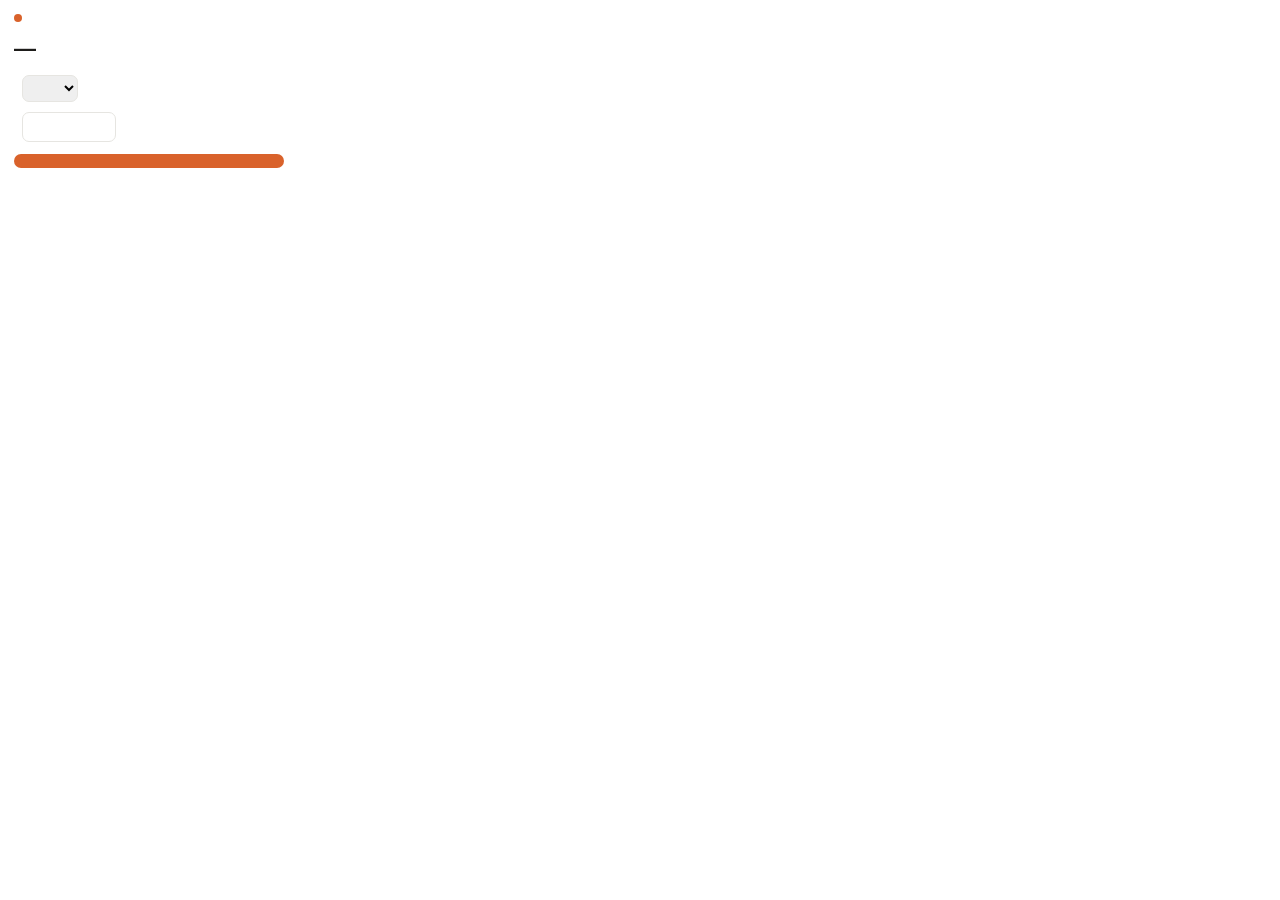
<file: extension/popup.html>
<!doctype html>
<html><head><meta charset="utf-8">
<style>
body{font:13px/1.5 -apple-system,"Segoe UI","Microsoft YaHei UI",sans-serif;margin:0;padding:14px;width:270px;color:#1d1c1a;background:#fff}
h1{font-size:14px;margin:0 0 10px;display:flex;gap:6px;align-items:center}
.dot{width:8px;height:8px;border-radius:50%;background:#d9622b;display:inline-block}
.big{font-size:22px;font-weight:700;font-variant-numeric:tabular-nums}
.muted{color:#7a786f;font-size:12px}
.ok{color:#2f7d50}.bad{color:#c0392b}
.row{display:flex;gap:8px;align-items:center;margin-top:10px}
label{font-size:12px;color:#7a786f}
select,input{font:inherit;border:1px solid #e6e5e1;border-radius:7px;padding:4px 6px}
button{font:inherit;border:0;border-radius:8px;padding:7px 10px;background:#d9622b;color:#fff;cursor:pointer;width:100%;margin-top:12px}
@media (prefers-color-scheme:dark){body{background:#201f1d;color:#ecebe6}select,input{background:#1a1918;color:#ecebe6;border-color:#33322e}}
</style></head>
<body>
<h1><span class="dot"></span><span data-m="name"></span></h1>
<div class="muted" data-m="lastBalance"></div>
<div class="big" id="amount">—</div>
<div class="muted" id="when"></div>
<div class="muted" id="push"></div>
<div class="row"><label data-m="interval"></label>
  <select id="interval"><option value="0"></option><option value="1">1h</option><option value="3">3h</option><option value="6">6h</option><option value="12">12h</option><option value="24">24h</option></select></div>
<div class="row"><label data-m="port"></label><input id="port" type="number" style="width:80px"></div>
<button id="now" data-m="syncNow"></button>
<div class="muted" style="margin-top:8px" data-m="hint"></div>
<script src="popup.js"></script>
</body></html>
</file>
<file: web/reference-picker.css>
body:not(.mode-local) #openReferencePicker { display: none }
.lib-setup { display: flex; align-items: center; justify-content: space-between; flex-wrap: wrap; gap: 8px 16px;
  padding: 12px 14px; margin: 8px 0; border-radius: 12px; border: 1px solid var(--line); background: var(--panel-2) }
.lib-setup[hidden], .lib-setup [hidden] { display: none }
.lib-setup strong { color: var(--text) }
.lib-setup p { margin: 3px 0 0; color: var(--text); font-size: 13px }
.lib-setup a { color: var(--accent-2); font-size: 12px }
.lib-setup-actions { display: flex; gap: 7px; flex-wrap: wrap }
.ref-order {
  position: absolute; bottom: 2px; left: 2px; min-width: 15px; padding: 0 3px;
  border-radius: 4px; background: #161616ca; color: white; text-align: center; font: 600 11px/15px system-ui;
}
#referencePicker {
  width: min(1120px, 94vw); height: min(800px, 90dvh); max-height: 94dvh; max-width: 96vw;
  padding: 20px; color: var(--text); background: var(--panel); border: 1px solid var(--line);
  border-radius: 16px; box-shadow: var(--shadow-lg); overflow: hidden;
}
#referencePicker[open] { display: grid; grid-template-rows: auto auto auto minmax(0, 1fr) auto; gap: 12px }
#referencePicker::backdrop { background: #17161287 }
body:has(#referencePicker[open]) { overflow: hidden }
.lib-head, .lib-foot, .lib-pages { display: flex; align-items: center; justify-content: space-between; gap: 10px }
.lib-head h2 { font-size: 20px; margin: 0 }
.lib-tabs, .lib-angles { display: flex; flex-wrap: wrap; gap: 6px }
#referencePicker button[aria-pressed="true"] { border-color: var(--accent); background: var(--accent-soft); color: var(--accent-2) }
#referencePicker button:disabled { opacity: .55; cursor: default }
#referencePicker :focus-visible { outline: 2px solid var(--accent); outline-offset: -2px }
.lib-filters { display: grid; grid-template-columns: minmax(12em, 2fr) repeat(2, minmax(0, 1fr)); gap: 8px }
.lib-filters form { min-width: 0; margin: 0 }
.lib-content { display: grid; grid-template-columns: minmax(0, 1fr) minmax(220px, 29%); min-height: 0; gap: 16px }
.lib-browse { min-height: 0; min-width: 0; display: flex; flex-direction: column }
#libGrid { flex: 1; overflow-y: auto; overscroll-behavior: contain; display: grid; align-content: start;
  grid-template-columns: repeat(auto-fill, minmax(112px, 1fr)); gap: 8px; padding: 2px }
#libGrid:empty { display: none }
#libGrid button { display: flex; flex-direction: column; align-items: stretch; padding: 3px; min-width: 0;
  border: 1px solid var(--line); border-radius: 9px; overflow: hidden; background: var(--panel-2) }
#libGrid button:hover { border-color: var(--accent) }
#libGrid img { display: block; width: 100%; aspect-ratio: 3/4; object-fit: contain; background: var(--chip); border-radius: 6px }
#libGrid span { padding: 4px; font-size: 12px; white-space: nowrap; text-overflow: ellipsis; overflow: hidden }
#libState { flex: 1; display: grid; place-items: center; padding: 10px; text-align: center; color: var(--muted) }
#libState:empty { display: none }
.lib-pages { padding-top: 8px; border-top: 1px solid var(--line) }
.lib-pages span, .lib-foot, .lib-info small { font-size: 12px; color: var(--muted) }
.lib-detail { min-height: 0; min-width: 0; display: flex; flex-direction: column; align-items: stretch; gap: 8px;
  padding: 12px; background: var(--panel-2); border: 1px solid var(--line); border-radius: 12px }
.lib-detail[hidden] { display: none }
#libPreview { flex: 1; width: 100%; min-height: 0; object-fit: contain; border-radius: 7px; background: var(--chip) }
.lib-info strong, .lib-info small { display: block; overflow-wrap: anywhere }
.lib-angles:empty { display: none }
.lib-angles .btn { padding: 3px 9px }
#libAdd { justify-content: center }
.lib-foot { min-height: 1.5em }
#libRefCount { margin-left: auto; flex-shrink: 0 }
@media (max-width: 680px) {
  #referencePicker { width: 96vw; height: 94dvh; padding: 12px }
  #referencePicker[open] { gap: 8px }
  .lib-filters { grid-template-columns: repeat(2, minmax(0, 1fr)) }
  .lib-filters form { grid-column: 1 / -1 }
  .lib-content { grid-template-columns: 1fr; grid-template-rows: minmax(0, 1fr) auto; gap: 8px }
  #libGrid { grid-template-columns: repeat(auto-fill, minmax(78px, 1fr)) }
  .lib-detail { display: grid; grid-template-columns: minmax(65px, 24%) 1fr; align-items: center; gap: 4px 10px; padding: 7px }
  #libPreview { grid-row: 1 / 4; height: clamp(82px, 15dvh, 130px) }
  #libAdd, .lib-angles, .lib-info { grid-column: 2 }
}
</file>
